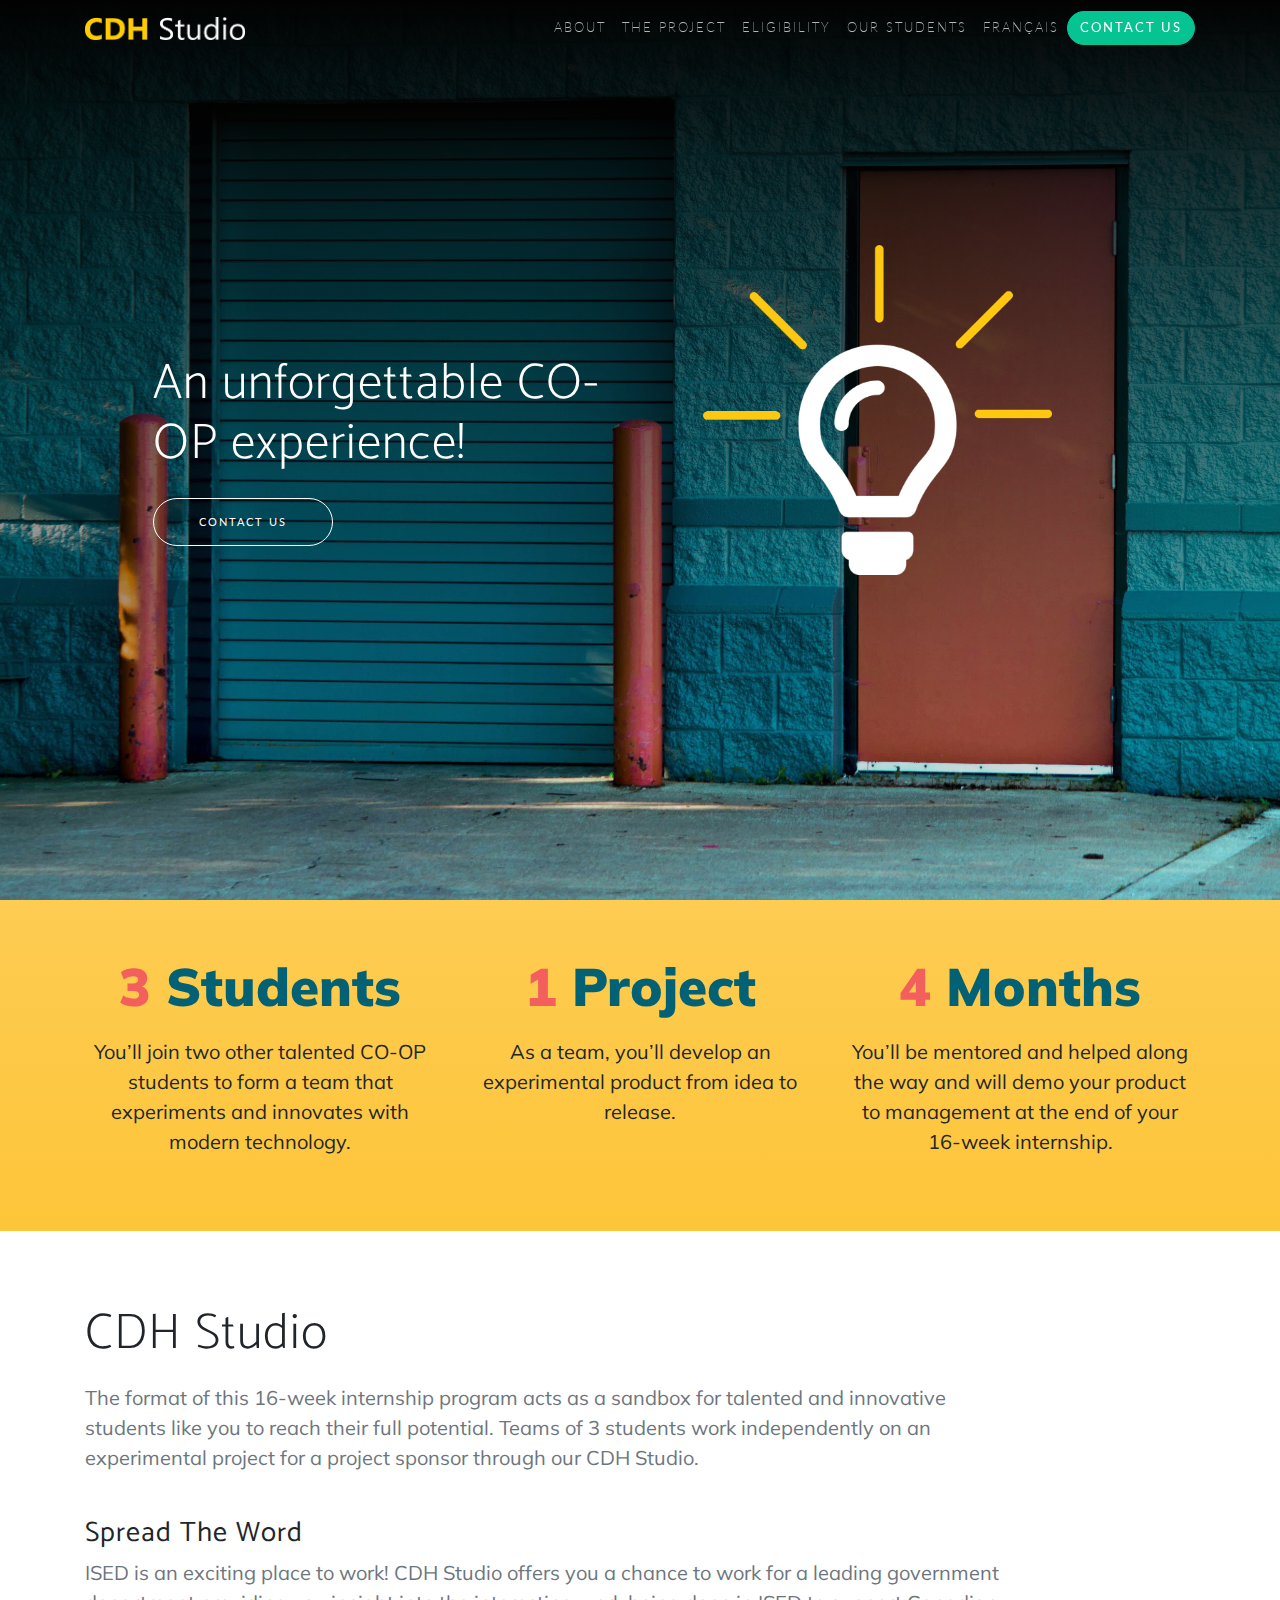
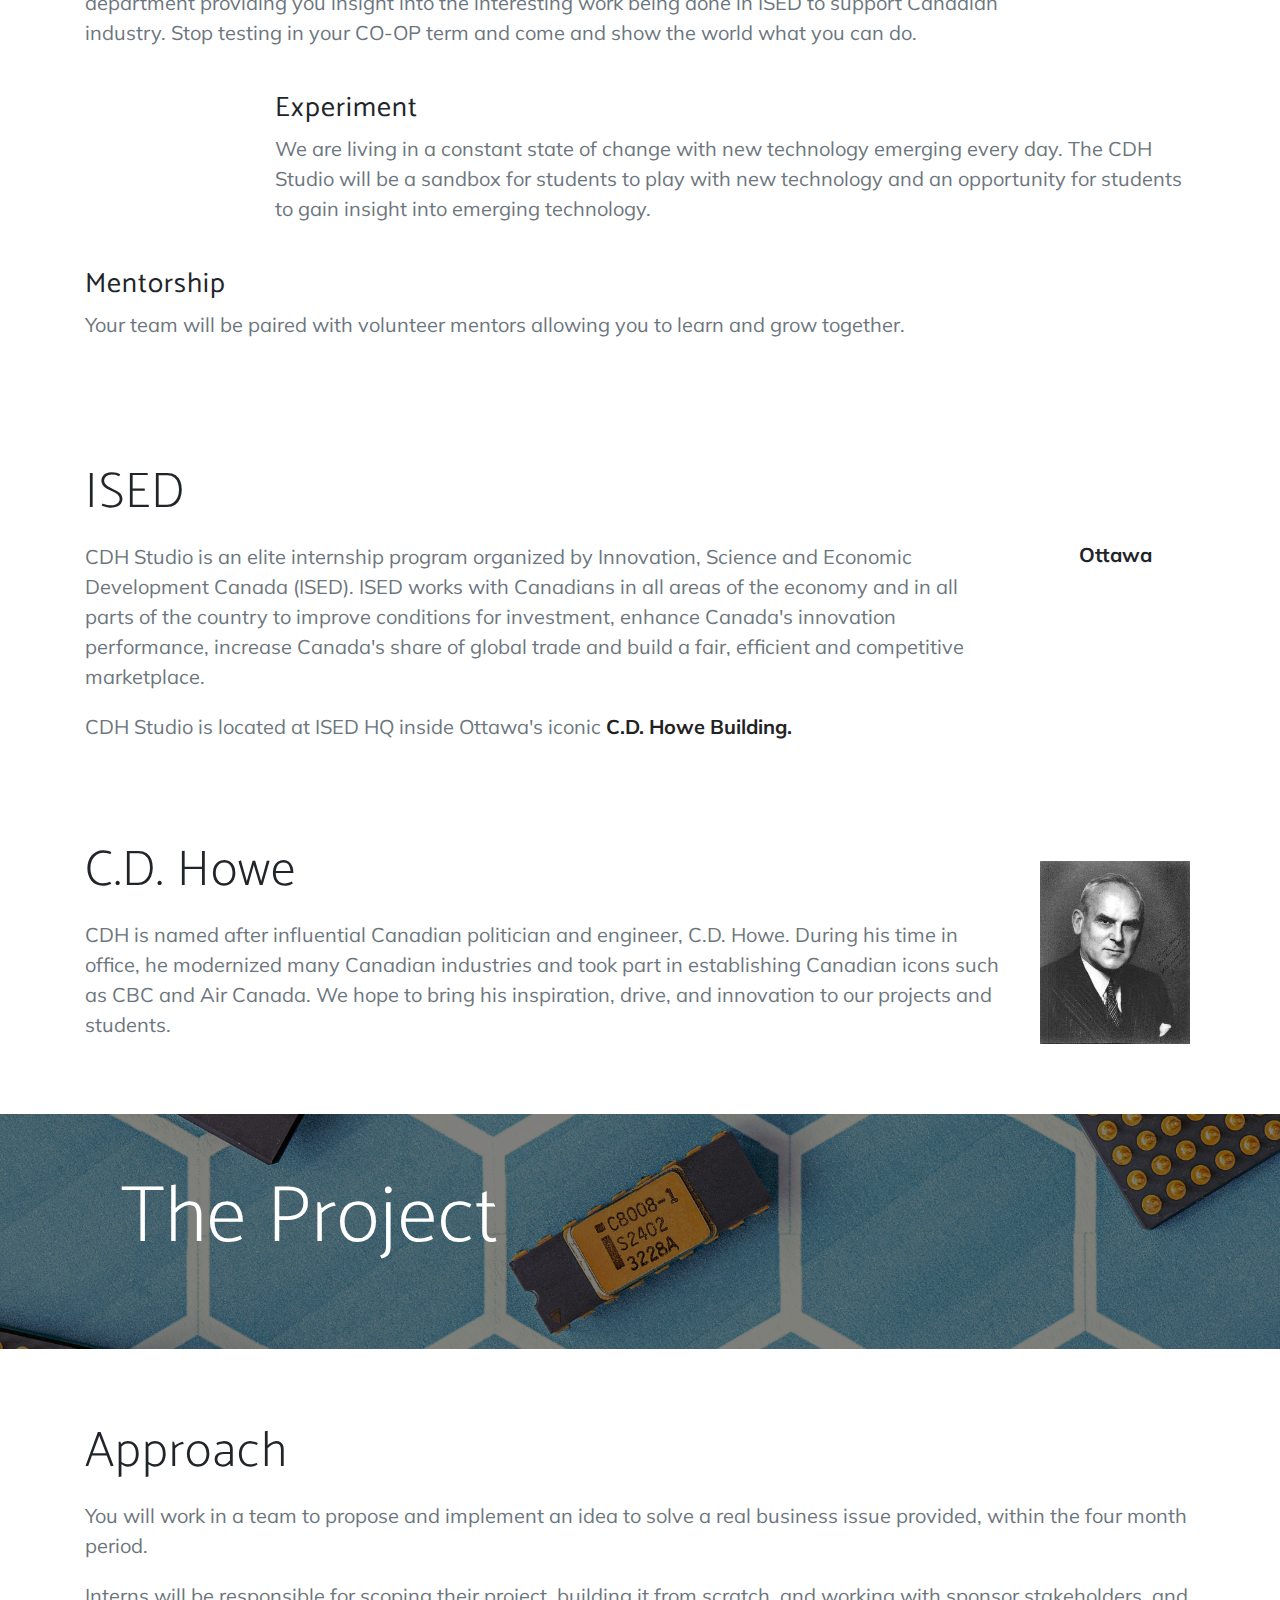
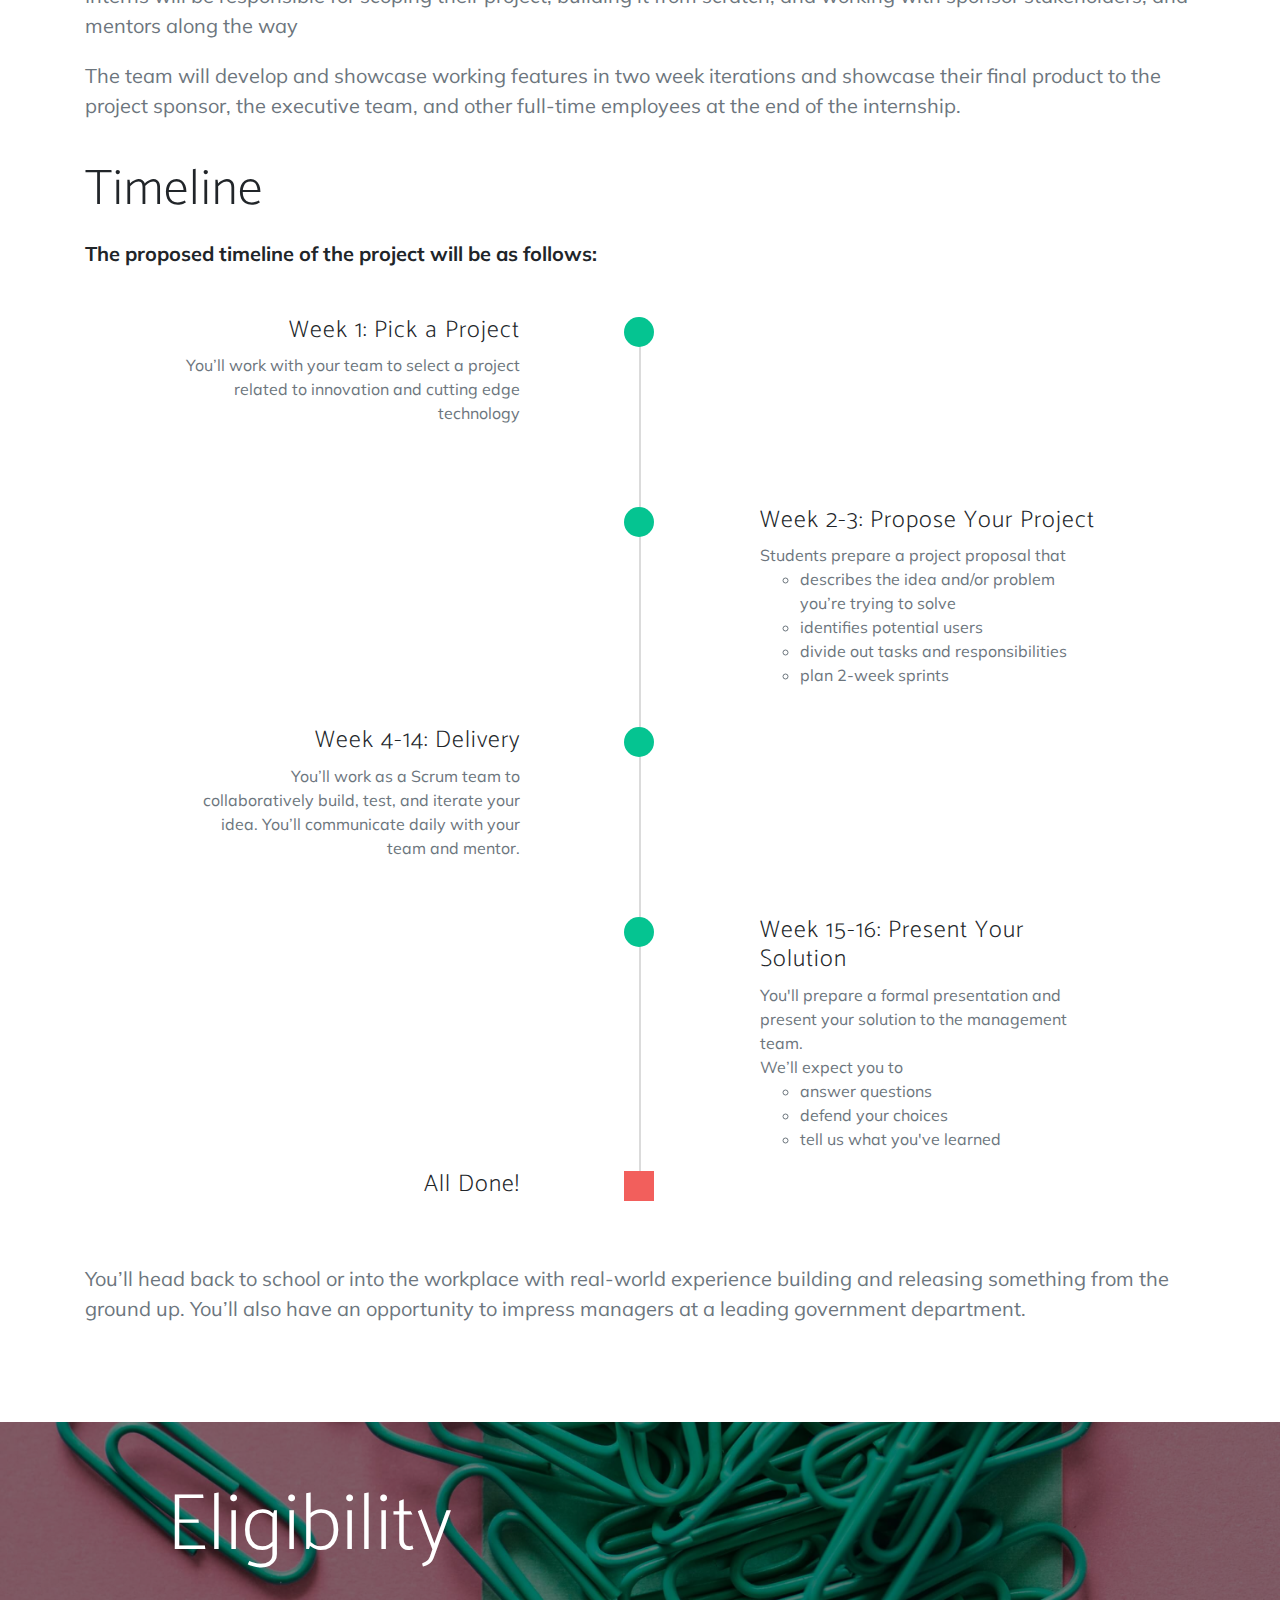
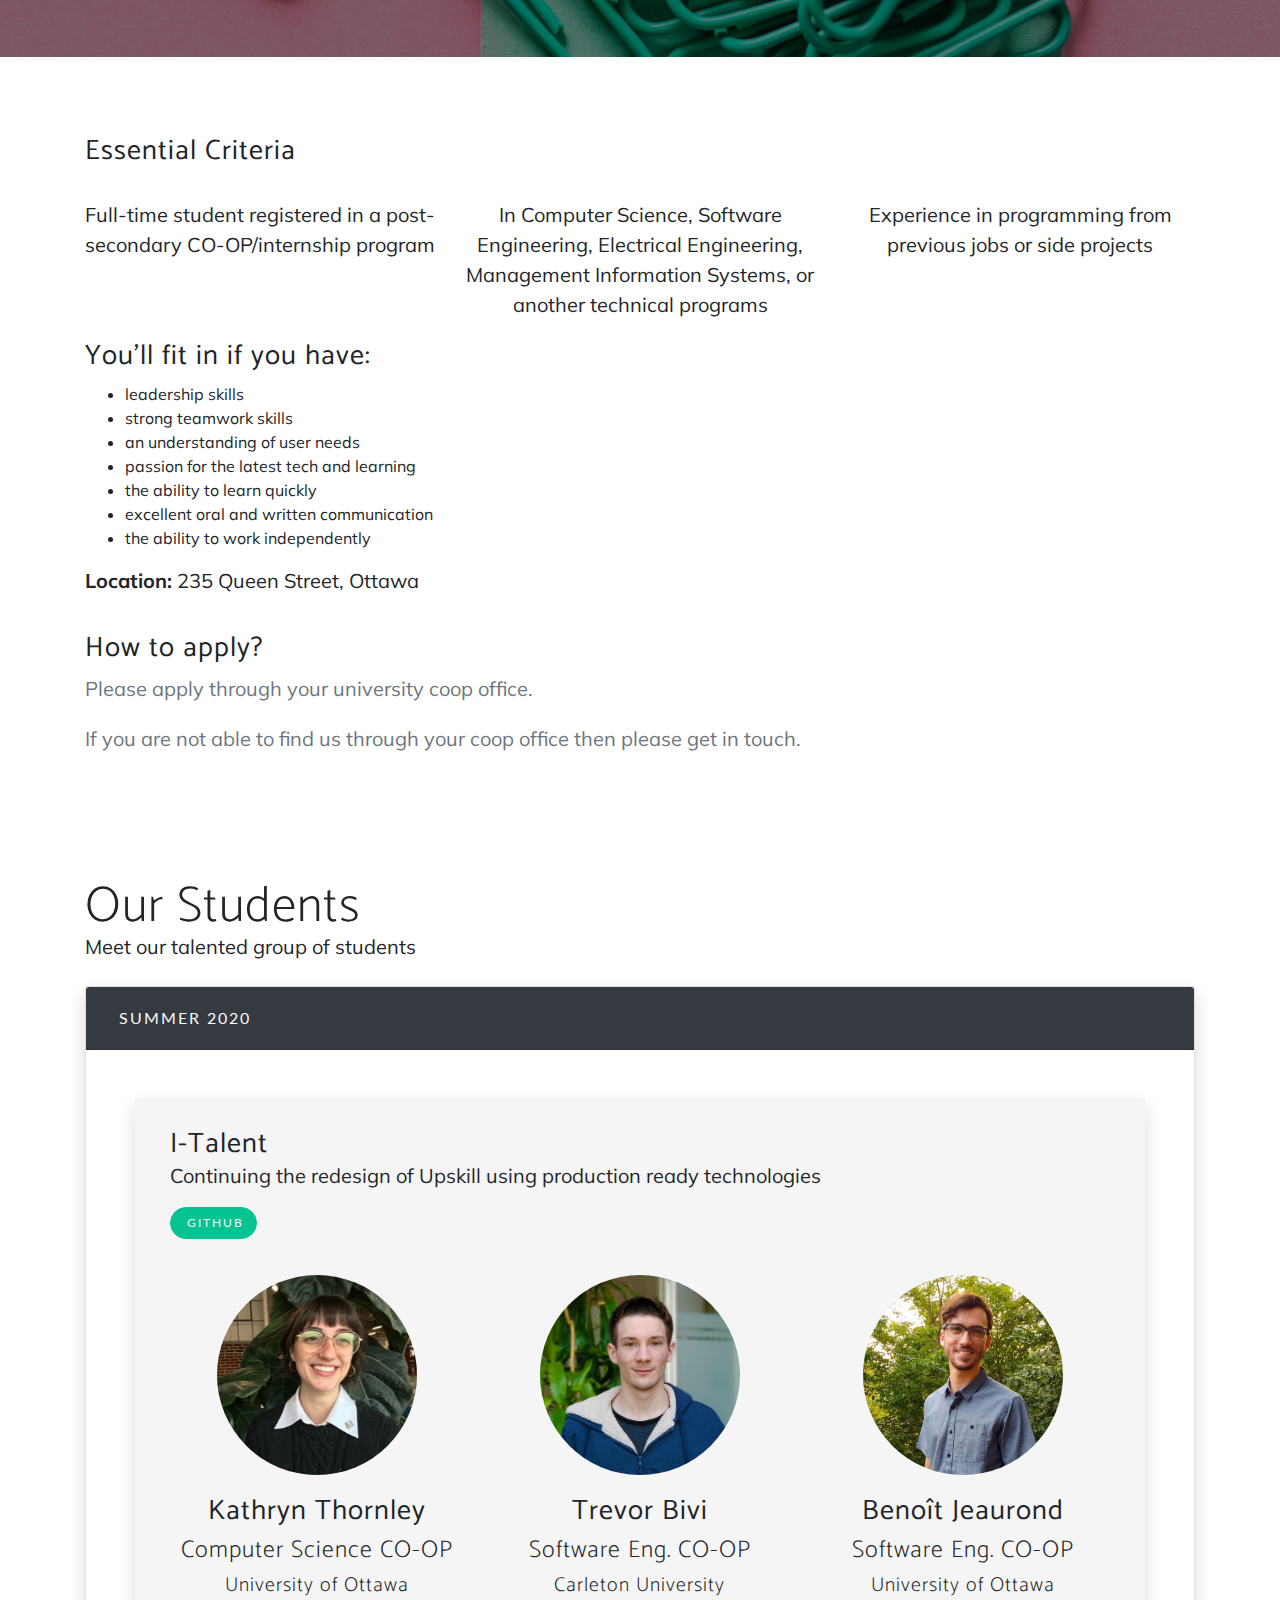
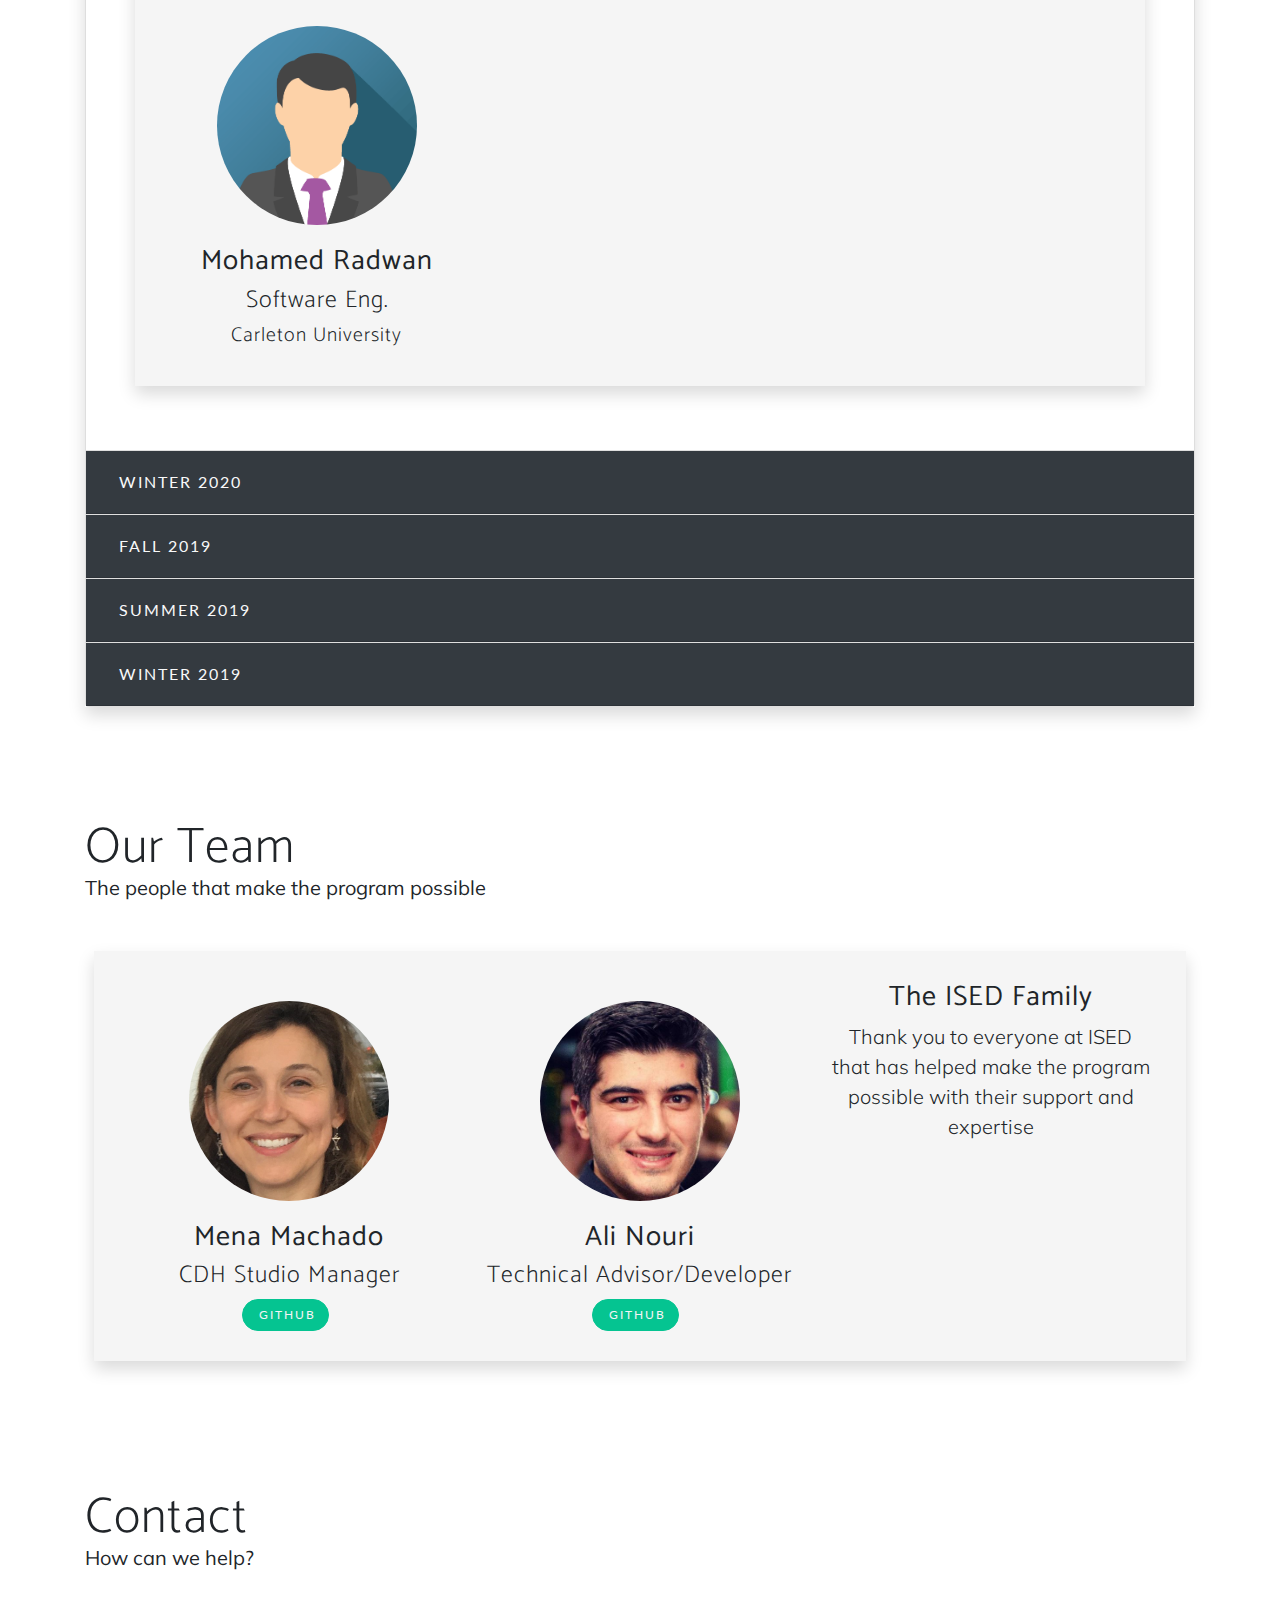
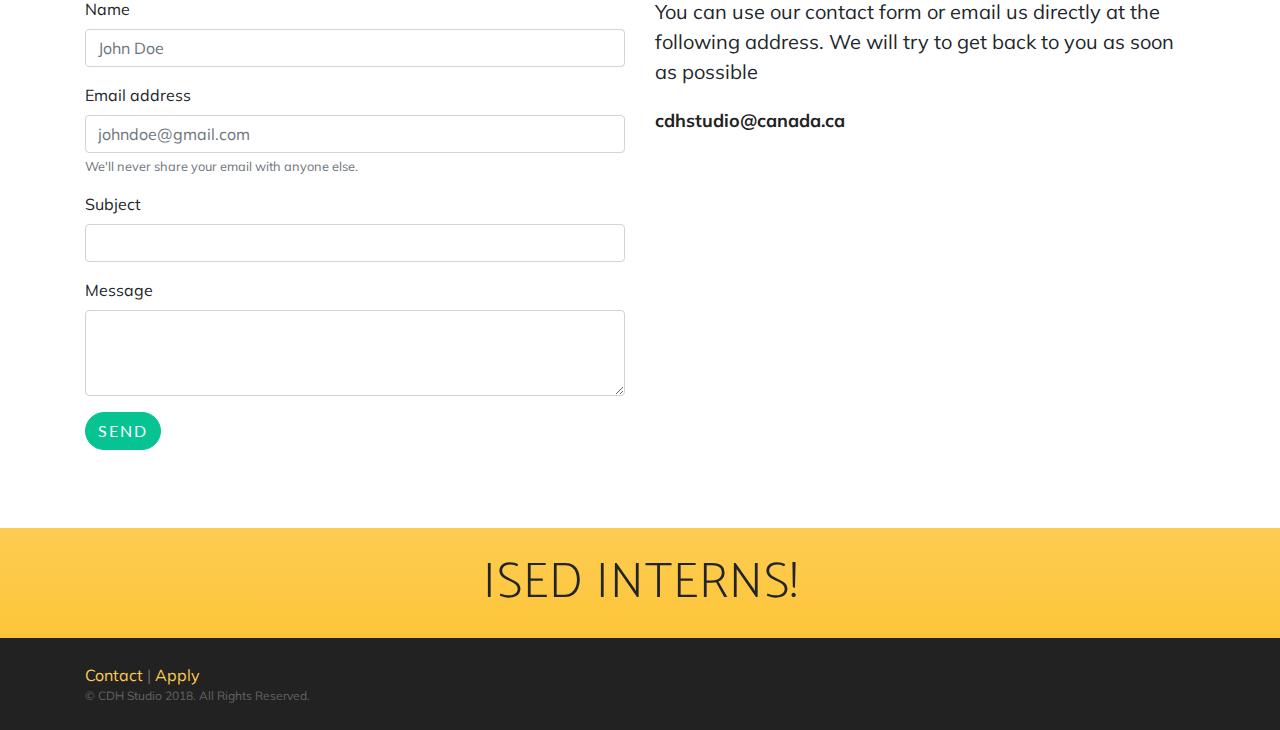
<file: index.html>
<!DOCTYPE html>
<html lang="en">

<head>
  <!-- Global site tag (gtag.js) - Google Analytics -->
  <script async src="https://www.googletagmanager.com/gtag/js?id=UA-125805393-1"></script>
  <script>
    window.dataLayer = window.dataLayer || [];
    function gtag() { dataLayer.push(arguments); }
    gtag('js', new Date());

    gtag('config', 'UA-125805393-1');
  </script>

  <meta http-equiv="X-UA-Compatible" content="IE=edge">
  <meta charset="utf-8">
  <meta name="viewport" content="width=device-width, initial-scale=1, shrink-to-fit=no">
  <meta name="keywords" content="CDH Studio,internship,Ottawa,ISED,coop,Garage">
  <meta name="description" content="CDH Studio Student Internship Program">
  <meta name="author" content="CDH Studio">

  <meta property="og:type" content="website" />
  <meta property="og:title" content="CDH Studio | Student Internship Program" />
  <meta property="og:description"
    content="CDH Studio brings in students for 4-month terms to rapidly develop applications using the latest web technologies. 
    The students propose and implement an idea to solve a real business issue. 
    Interns will be responsible for scoping their project, building it from scratch, and working with sponsor stakeholders." />
  <meta property="og:image" content="https://cdhstudio.ca/img/page-preview.png" />

  <title>CDH Studio</title>
  <!-- Bootstrap core CSS -->
  <link href="vendor/bootstrap/css/bootstrap.min.css" rel="stylesheet">

  <!-- Custom fonts for this template -->
  <link rel="stylesheet" href="https://use.fontawesome.com/releases/v5.13.0/css/all.css"
    integrity="sha384-Bfad6CLCknfcloXFOyFnlgtENryhrpZCe29RTifKEixXQZ38WheV+i/6YWSzkz3V" crossorigin="anonymous">
  <link rel="stylesheet" href="vendor/simple-line-icons/css/simple-line-icons.css">
  <link href="https://fonts.googleapis.com/css?family=Lato" rel="stylesheet">
  <link href="https://fonts.googleapis.com/css?family=Catamaran:100,200,300,400,500,600,700,800,900" rel="stylesheet">
  <link href="https://fonts.googleapis.com/css?family=Muli" rel="stylesheet">


  <!-- Custom styles for this template -->
  <link href="css/new-age.css" rel="stylesheet">
  <link href="css/style.css" rel="stylesheet">
  <link href="css/fa-animation.min.css" rel="stylesheet">

  <link rel="apple-touch-icon" sizes="57x57" href="apple-icon-57x57.png">
  <link rel="apple-touch-icon" sizes="60x60" href="apple-icon-60x60.png">
  <link rel="apple-touch-icon" sizes="72x72" href="apple-icon-72x72.png">
  <link rel="apple-touch-icon" sizes="76x76" href="apple-icon-76x76.png">
  <link rel="apple-touch-icon" sizes="114x114" href="apple-icon-114x114.png">
  <link rel="apple-touch-icon" sizes="120x120" href="apple-icon-120x120.png">
  <link rel="apple-touch-icon" sizes="144x144" href="apple-icon-144x144.png">
  <link rel="apple-touch-icon" sizes="152x152" href="apple-icon-152x152.png">
  <link rel="apple-touch-icon" sizes="180x180" href="apple-icon-180x180.png">
  <link rel="icon" type="image/png" sizes="192x192" href="android-icon-192x192.png">
  <link rel="icon" type="image/png" sizes="32x32" href="favicon-32x32.png">
  <link rel="icon" type="image/png" sizes="96x96" href="favicon-96x96.png">
  <link rel="icon" type="image/png" sizes="16x16" href="favicon-16x16.png">
  <link rel="manifest" href="/manifest.json">
  <meta name="msapplication-TileColor" content="#ffffff">
  <meta name="msapplication-TileImage" content="ms-icon-144x144.png">
  <meta name="theme-color" content="#ffffff">

</head>

<body id="page-top">

  <div class="fixed-top" data-toggle="affix">
    <!-- Navigation #2 -->
    <nav class="navbar navbar-expand-lg navbar-light" id="mainNav">
      <div class="container">
        <a class="navbar-brand js-scroll-trigger" href="#page-top"><img src="img/logo_text.png" style="width:160px"
            alt="cdh Studio logo"></a>
        <button class="navbar-toggler navbar-toggler-right" type="button" data-toggle="collapse"
          data-target="#navbarResponsive" aria-controls="navbarResponsive" aria-expanded="false"
          aria-label="Toggle navigation">
          Menu
          <i class="fa fa-bars"></i>
        </button>
        <div class="collapse navbar-collapse" id="navbarResponsive">
          <ul class="navbar-nav ml-auto">
            <li class="nav-item">
              <a class="nav-link js-scroll-trigger" href="#about">About</a>
            </li>
            <li class="nav-item">
              <a class="nav-link js-scroll-trigger" href="#project">The Project</a>
            </li>
            <li class="nav-item">
              <a class="nav-link js-scroll-trigger" href="#eligibility">Eligibility</a>
            </li>
            <li class="nav-item">
              <a class="nav-link js-scroll-trigger" href="#team">Our Students</a>
            </li>
            <li class="nav-item">
              <a class="nav-link js-scroll-trigger" href="fr.html">Français</a>
            </li>
          </ul>
          <a class="btn btn-success js-scroll-trigger" href="#contact">Contact Us</a>
        </div>
      </div>
    </nav>
  </div>
  <header class="masthead">
    <div class="container h-100">
      <div class="row h-100 Aligner">
        <div class="col-lg-6 Aligner-item">
          <div class="header-content mx-auto">
            <h1 class="mb-2">An unforgettable CO-OP experience!</h1>
            <!-- <h3>Apply Now For Fall 2019</h3> -->
            <a href="#contact" class="btn btn-outline btn-xl js-scroll-trigger mt-3">Contact Us</a>
          </div>
        </div>
        <div class="col-lg-5 my-auto d-none d-sm-none d-md-none d-lg-block">
          <div class="header-content mx-auto" style="margin-top:-80px">
            <img src="img/big-bulb.png" class="img-fluid" alt="CDH Studio big-bulb logo" style="max-width: 350px;">
          </div>
        </div>
      </div>
    </div>
  </header>

  <section class="download bg-primary text-center mb-5" id="about">
    <div class="container">
      <div class="row section text-center">
        <div class="col-lg-4 mb-4">
          <p class="letter"><span style="color:#F25F5C">3</span> Students</p> <br /><br />
          <p>You’ll join two other talented CO-OP students to form a team that experiments and innovates with modern
            technology.</p>
        </div>
        <div class="col-lg-4 mb-4">
          <p class="letter"><span style="color:#F25F5C">1</span> Project</p> <br /><br />
          <p>As a team, you’ll develop an experimental product from idea to release. </p>
        </div>
        <div class="col-lg-4 mb-4">
          <p class="letter"><span style="color:#F25F5C">4</span> Months</p> <br /><br />
          <p>You’ll be mentored and helped along the way and will demo your product to management at the end of your
            16-week internship.
          <p>
        </div>
      </div>
    </div>
  </section>

  <section class="features" id="features">
    <div class="container">
      <div class="row mb-4">
        <div class="col-md-10">
          <h2 class="mb-4">CDH Studio</h2>
          <p class="text-muted">The format of this 16-week internship program acts as a sandbox for talented and
            innovative students like you to reach their full potential. Teams of 3 students work independently on an
            experimental project for a project sponsor through our CDH Studio.</p>
        </div>
        <div class="col-md-2 Aligner d-none d-md-flex">
          <i class="fas fa-user-astronaut fa-6x Aligner-item" style="color:#F25F5C"></i>
        </div>
      </div>


      <div class="row mb-4">
        <div class="col-md-10 ">
          <h3><strong>Spread The Word</strong></h3>
          <p class="text-muted">ISED is an exciting place to work! CDH Studio offers you a chance to work for a leading
            government department providing you insight into the interesting work being done in ISED to support Canadian
            industry. Stop testing in your CO-OP term and come and show the world what you can do.</p>
        </div>

        <div class="col-md-2 Aligner">
          <i class="fas fa-bullhorn fa-5x Aligner-item" style="color:#05C491"></i>
        </div>
      </div>


      <div class="row mb-4">
        <div class="col-md-2 Aligner d-none d-md-flex">
          <i class="fas fa-flask fa-6x Aligner-item" style="color:#00A7E1"></i>
        </div>
        <div class="col-md-10">
          <h3><strong>Experiment</strong></h3>
          <p class="text-muted">We are living in a constant state of change with new technology emerging every day. The
            CDH Studio will be a sandbox for students to play with new technology and an opportunity for students to
            gain insight into emerging technology. </p>
        </div>
      </div>

      <div class="row mb-5">

        <div class="col-md-10">
          <h3><strong>Mentorship</strong></h3>
          <p class="text-muted">Your team will be paired with volunteer mentors allowing you to learn and grow together.
          </p>
        </div>
        <div class="col-md-2 Aligner">
          <i class="fas fa-hands-helping fa-6x Aligner-item" style="color:#6A4C93"></i>
        </div>
      </div>
    </div>
  </section>

  <section class="features" id="features">
    <div class="container">
      <div class="row mb-4">
        <div class="col-md-10">
          <h2 class="mb-4">ISED</h2>
          <p class="text-muted">CDH Studio is an elite internship program organized by Innovation, Science and Economic
            Development Canada (ISED). ISED works with Canadians in all areas of the economy and in all parts of the
            country to improve conditions for investment, enhance Canada's innovation performance, increase Canada's
            share of global trade and build a fair, efficient and competitive marketplace.</p>
          <p class="text-muted">CDH Studio is located at ISED HQ inside Ottawa's iconic <a
              style="color:#222; font-weight: bold"
              href="https://www.google.ca/maps/place/235+Queen+St,+Ottawa,+ON+K1A+0H5/@45.4187103,-75.7023288,102a,35y,354.95h,66.74t/data=!3m1!1e3!4m5!3m4!1s0x4cce045448321bb7:0xc05657e5b2768561!8m2!3d45.4204168!4d-75.7018016"
              target="_blank" rel="noopener noreferrer">C.D. Howe Building.</a></p>
        </div>
        <div class="col-md-2 text-center d-none d-md-block">
          <br />
          <br />
          <p class="fas fa-map-marker-alt fa-6x faa-bounce animated mt-4" style="color:#F25F5C;"></p>
          <p><strong>Ottawa</strong></p>
        </div>
      </div>
    </div>
  </section>

  <section class="features" id="features">
    <div class="container">
      <div class="row mb-4">
        <div class="col-md-10">
          <h2 class="mb-4">C.D. Howe</h2>
          <p class="text-muted">CDH is named after influential Canadian politician and engineer, C.D. Howe. During his
            time in office, he modernized many Canadian industries and took part in establishing Canadian icons such as
            CBC and Air Canada. We hope to bring his inspiration, drive, and innovation to our projects and students.
        </div>
        <div class="col-md-2 text-center Aligner">
          <img src="img/C.D._Howe,_wartime.jpg" alt="C.D. Howe" style="max-width:150px" class="Aligner-item">
        </div>
      </div>
    </div>
  </section>

  <section class="cta tex-center mb-5 vision-header">
    <div class="cta-content">
      <div class="container">
        <h2>The Project</h2>
      </div>
    </div>
    <div class="overlay"></div>
  </section>

  <section class="features" id="project">
    <div class="container">
      <div class="row">
        <div class="col-lg-12 mb-4">
          <h2 class="mb-4">Approach</h2>
          <p class="text-muted">You will work in a team to propose and implement an idea to solve a real business issue
            provided, within the four month period.</p>
          <p class="text-muted">Interns will be responsible for scoping their project, building it from scratch, and
            working with sponsor stakeholders, and mentors along the way</p>
          <p class="text-muted">The team will develop and showcase working features in two week iterations and showcase
            their final product to the project sponsor, the executive team, and other full-time employees at the end of
            the internship.</p>
        </div>
        <div class="col-lg-12">
          <h2 class="mb-4">Timeline</h2>
          <p class="mb-5"><b>The proposed timeline of the project will be as follows:</b></p>
          <ul class="timeline">
            <li>
              <div class="timeline-image">
                <div class="rounded-circle"></div>
              </div>
              <div class="timeline-panel">
                <div class="timeline-heading">
                  <h4 class="subheading">Week 1: Pick a Project</h4>
                </div>
                <div class="timeline-body">
                  <p class="text-muted">You’ll work with your team to select a project related to innovation and cutting
                    edge technology</p>
                </div>
              </div>
            </li>
            <li class="timeline-inverted">
              <div class="timeline-image">
                <div class="rounded-circle "></div>
              </div>
              <div class="timeline-panel">
                <div class="timeline-heading">
                  <h4 class="subheading">Week 2-3: Propose Your Project</h4>
                </div>
                <div class="timeline-body">
                  <p class="text-muted">Students prepare a project proposal that</p>
                  <ul class="text-muted">
                    <li>describes the idea and/or problem you’re trying to solve</li>
                    <li>identifies potential users</li>
                    <li>divide out tasks and responsibilities</li>
                    <li>plan 2-week sprints</li>
                  </ul>
                </div>
              </div>
            </li>
            <li>
              <div class="timeline-image">
                <div class="rounded-circle "></div>
              </div>
              <div class="timeline-panel">
                <div class="timeline-heading">
                  <h4 class="subheading">Week 4-14: Delivery</h4>
                </div>
                <div class="timeline-body">
                  <p class="text-muted">You’ll work as a Scrum team to collaboratively build, test, and iterate your
                    idea. You’ll communicate daily with your team and mentor.</p>
                </div>
              </div>
            </li>
            <li class="timeline-inverted timeline-last">
              <div class="timeline-image">
                <div class="rounded-circle"></div>
              </div>
              <div class="timeline-panel">
                <div class="timeline-heading">
                  <h4 class="subheading">Week 15-16: Present Your Solution</h4>
                </div>
                <div class="timeline-body">
                  <p class="text-muted">You'll prepare a formal presentation and present your solution to the management
                    team.</p>
                  <p class="text-muted">We’ll expect you to</p>
                  <ul class="text-muted">
                    <li>answer questions</li>
                    <li>defend your choices</li>
                    <li>tell us what you've learned</li>
                  </ul>
                </div>
              </div>
            </li>
            <li class="timeline-last">
              <div class="timeline-image timeline-image-end">
              </div>
              <div class="timeline-panel">
                <div class="timeline-heading">
                  <h4 class="subheading" style="margin-bottom:0px">All Done!</h4>
                </div>
              </div>
            </li>
          </ul>
          <br />
          <br />
          <p class="text-muted">You’ll head back to school or into the workplace with real-world experience building and
            releasing something from the ground up. You’ll also have an opportunity to impress managers at a leading
            government department.</p>
        </div>
      </div>
    </div>
  </section>

  <section class="cta tex-center mb-5 mt-5 budget-header" id="eligibility">
    <div class="cta-content">
      <div class="container">
        <h2>Eligibility</h2>
      </div>
    </div>
    <div class="overlay"></div>
  </section>

  <section class="features mb-5" id="requirements">
    <div class="container">
      <div class="row">
        <div class="col-md-12">
          <h3><strong>Essential Criteria</strong></h3>
          <br />
        </div>
        <div class="col-md-4 text-center">
          <i class="far fa-check-circle fa-4x mb-2"></i>
          <p>Full-time student registered in a post-secondary CO-OP/internship program</p>
        </div>
        <div class="col-md-4 text-center">
          <i class="far fa-check-circle fa-4x mb-2"></i>
          <p>In Computer Science, Software Engineering, Electrical Engineering, Management Information Systems, or
            another technical programs</p>
        </div>
        <div class="col-md-4 text-center">
          <i class="far fa-check-circle fa-4x mb-2"></i>
          <p>Experience in programming from previous jobs or side projects</p>
        </div>
      </div>
      <div class="row mb-3">
        <div class="col-md-12">
          <h3><strong>You’ll fit in if you have:</strong></h3>
          <ul>
            <li>leadership skills</li>
            <li>strong teamwork skills</li>
            <li>an understanding of user needs</li>
            <li>passion for the latest tech and learning</li>
            <li>the ability to learn quickly</li>
            <li>excellent oral and written communication</li>
            <li>the ability to work independently</li>
          </ul>

          <p><strong>Location:</strong> 235 Queen Street, Ottawa</p>
        </div>
      </div>
      <div class="row">
        <div class="col-md-12">
          <h3><strong>How to apply?</strong></h3>
          <p class="text-muted">Please apply through your university coop office.</p>
          <p class="text-muted">If you are not able to find us through your coop office then please get in touch.</p>
        </div>

      </div>
    </div>
  </section>

  <!-- ================================= Students ================================= -->
  <section class="features mb-5" id="team">
    <div class="container">
      <div class="row">
        <div class="col-lg-12 mb-2">
          <h2 class="mb-0">Our Students</h2>
          <p class=" mb-3">Meet our talented group of students</p>
        </div>
      </div>

      <div class="row">
        <div class="col-lg-12 mb-2">
          <div class="accordion shadow" id="accordionExample">

            <!-- EXPAND FOR SUMMER 2020 -->
            <div class="card">
              <div class="card-header bg-dark" id="headingFive">
                <h5 class="mb-0">
                  <button class="btn btn-link collapsed text-light" type="button" data-toggle="collapse"
                    data-target="#collapseFive" aria-expanded="true" aria-controls="collapseFive">
                    Summer 2020
                  </button>
                </h5>
              </div>
              <div id="collapseFive" class="collapse show pr-3 pl-3" aria-labelledby="headingFive"
                data-parent="#accordionExample">
                <div class="card-body p-5">
                  <!-- Team #1 -->
                  <div class="row mb-3 student-team shadow">
                    <div class="col-lg-12 mb-3">
                      <h3 class="mb-0"><b>I-Talent</b></h3>
                      <p class=" mb-3">Continuing the redesign of Upskill using production ready technologies</p>
                      <a class="btn btn-success mr-2" href="https://github.com/CDH-Studio/UpSkill" target="_blank"
                        rel="noopener noreferrer"><i class="fas fa-globe mr-1"></i>Github</a>
                    </div>
                    <div class="col-lg-4 text-center">
                      <img src="img/students/2020W/kathryn.jpg" alt="Kathryn Thornley" class="avatar">
                      <h3><strong>Kathryn Thornley</strong></h3>
                      <h4>Computer Science CO-OP</h4>
                      <h5>University of Ottawa</h5>
                    </div>
                    <div class="col-lg-4 text-center">
                      <img src="img/students/2019F/Trevor.jpg" alt="Trevor Bivi" class="avatar">
                      <h3><strong>Trevor Bivi</strong></h3>
                      <h4>Software Eng. CO-OP</h4>
                      <h5>Carleton University</h5>
                    </div>
                    <div class="col-lg-4 text-center">
                      <img src="img/students/2019W/Ben.jpg" alt="Benoît Jeaurond" class="avatar">
                      <h3><strong>Benoît Jeaurond</strong></h3>
                      <h4>Software Eng. CO-OP</h4>
                      <h5>University of Ottawa</h5>
                    </div>
                    <div class="col-lg-4 text-center">
                      <img src="img/img_avatar.png" alt="Mohamed Radwan" class="avatar">
                      <h3><strong>Mohamed Radwan</strong></h3>
                      <h4>Software Eng.</h4>
                      <h5>Carleton University</h5>
                    </div>
                  </div>
                </div>
              </div>
            </div>

            <!-- EXPAND FOR Winter 2020 -->
            <div class="card">
              <div class="card-header bg-dark" id="headingFour">
                <h5 class="mb-0">
                  <button class="btn btn-link collapsed text-light" type="button" data-toggle="collapse"
                    data-target="#collapseFour" aria-expanded="false" aria-controls="collapseFour">
                    Winter 2020
                  </button>
                </h5>
              </div>
              <div id="collapseFour" class="collapse pr-3 pl-3" aria-labelledby="headingFour"
                data-parent="#accordionExample">
                <div class="card-body p-5">
                  <!-- Team #1 -->
                  <div class="row mb-3 student-team shadow">
                    <div class="col-lg-12 mb-3">
                      <h3 class="mb-0"><b>I-Talent</b></h3>
                      <p class=" mb-3">A redesign of Upskill using production ready technologies</p>
                      <a class="btn btn-success mr-2" href="https://github.com/CDH-Studio/UpSkill" target="_blank"
                        rel="noopener noreferrer"><i class="fas fa-globe mr-1"></i>Github</a>
                    </div>
                    <div class="col-lg-4 text-center">
                      <img src="img/students/2020W/kathryn.jpg" alt="Kathryn Thornley" class="avatar">
                      <h3><strong>Kathryn Thornley</strong></h3>
                      <h4>Computer Science CO-OP</h4>
                      <h5>University of Ottawa</h5>
                    </div>
                    <div class="col-lg-4 text-center">
                      <img src="img/img_avatar.png" alt="Rizvi Rab" class="avatar">
                      <h3><strong>Sukhu Sekhon</strong></h3>
                      <h4>Computer Science CO-OP</h4>
                      <h5>University of Ottawa</h5>
                    </div>
                    <div class="col-lg-4 text-center">

                    </div>
                  </div>
                </div>
              </div>
            </div>

            <!-- EXPAND FOR FALL 2019 -->
            <div class="card">
              <div class="card-header bg-dark" id="headingThree">
                <h5 class="mb-0">
                  <button class="btn btn-link collapsed text-light" type="button" data-toggle="collapse"
                    data-target="#collapseThree" aria-expanded="false" aria-controls="collapseThree">
                    Fall 2019
                  </button>
                </h5>
              </div>
              <div id="collapseThree" class="collapse pr-3 pl-3" aria-labelledby="headingThree"
                data-parent="#accordionExample">
                <div class="card-body p-5">
                  <!-- Team #1 -->
                  <div class="row mb-5 student-team shadow">
                    <div class="col-lg-12 mb-3">
                      <h3 class="mb-0"><b>UpSkill</b></h3>
                      <p class=" mb-3">An improved directory and employee search tool</p>
                      <a class="btn btn-success mr-2" href="https://cdh-studio.github.io/UpSkill/" target="_blank"
                        rel="noopener noreferrer"><i class="fas fa-globe mr-1"></i>Project Website</a>
                    </div>
                    <div class="col-lg-4 text-center">
                      <img src="img/students/2019F/Mamadou.jpg" alt="Mamadou Bah" class="avatar">
                      <h3><strong>Mamadou Bah</strong></h3>
                      <h4>Computer Eng. CO-OP</h4>
                      <h5>University of Ottawa</h5>
                    </div>
                    <div class="col-lg-4 text-center">
                      <img src="img/students/2019F/Rizvi.jpg" alt="Rizvi Rab" class="avatar">
                      <h3><strong>Rizvi Rab</strong></h3>
                      <h4>Software Eng. CO-OP</h4>
                      <h5>University of Ottawa</h5>
                    </div>
                    <div class="col-lg-4 text-center">
                      <img src="img/students/2019F/Trevor.jpg" alt="Trevor Bivi" class="avatar">
                      <h3><strong>Trevor Bivi</strong></h3>
                      <h4>Software Eng. CO-OP</h4>
                      <h5>Carleton University</h5>
                    </div>
                  </div>
                  <!-- Team #2 -->
                  <div class="row student-team shadow">
                    <div class="col-lg-12 mb-3">
                      <h3 class="mb-0"><b>TC-Central</b></h3>
                      <p class=" mb-3">Centralized platform to create and track work plans</p>
                      <a class="btn btn-success mr-2" href="https://cdh-studio.github.io/TC-Central/" target="_blank"
                        rel="noopener noreferrer"><i class="fas fa-globe mr-1"></i>Project Website</a>
                    </div>
                    <div class="col-lg-4 text-center">
                      <img src="img/students/2019F/Vincent.jpg" alt="Vincent Madore Charron" class="avatar">
                      <h3><strong>Vincent Madore Charron</strong></h3>
                      <h4>Software Eng. CO-OP</h4>
                      <h5>University of Ottawa</h5>
                    </div>
                    <div class="col-lg-4 text-center">
                      <img src="img/students/2019F/Ray.jpg" alt="Ray Moulton" class="avatar">
                      <h3><strong>Ray Moulton</strong></h3>
                      <h4>Computer Programmer CO-OP</h4>
                      <h5>Algonquin College</h5>
                    </div>
                    <div class="col-lg-4 text-center">
                      <img src="img/students/2019F/Diedrick.jpg" alt="Diedrick Ngendahayo" class="avatar">
                      <h3><strong>Diedrick Ngendahayo</strong></h3>
                      <h4>Software Eng. CO-OP</h4>
                      <h5>University of Ottawa</h5>
                    </div>
                  </div>
                </div>
              </div>
            </div>

            <!-- EXPAND FOR SUMMER 2019 -->
            <div class="card">
              <div class="card-header bg-dark" id="headingOne">
                <h5 class="mb-0">
                  <button class="btn btn-link text-light" type="button" data-toggle="collapse"
                    data-target="#collapseOne" aria-expanded="false" aria-controls="collapseOne">
                    Summer 2019
                  </button>
                </h5>
              </div>
              <div id="collapseOne" class="collapse pr-3 pl-3" aria-labelledby="headingOne"
                data-parent="#accordionExample">
                <div class="card-body p-5">
                  <!-- Team #1 -->
                  <div class="row mb-5 student-team shadow">
                    <div class="col-lg-12 mb-3">
                      <h3 class="mb-0"><b>Skillhub</b></h3>
                      <p class=" mb-3">Employee Skills Discovery Platform</p>
                      <a class="btn btn-success mr-2" href="https://liannus.github.io/Skillhub/" target="_blank"
                        rel="noopener noreferrer"><i class="fas fa-globe mr-1"></i>Project Website</a>
                    </div>
                    <div class="col-lg-4 text-center">
                      <img src="img/students/2019S/Devin.jpg" alt="Devin Sit" class="avatar">
                      <h3><strong>Devin Sit</strong></h3>
                      <h4>Software Eng. CO-OP</h4>
                      <h5>University of Ottawa</h5>
                    </div>
                    <div class="col-lg-4 text-center">
                      <img src="img/students/2019S/Josh.jpg" alt="Joshua Gorman" class="avatar">
                      <h3><strong>Joshua Gorman</strong></h3>
                      <h4>Computer Science CO-OP</h4>
                      <h5>Carleton University</h5>
                    </div>
                    <div class="col-lg-4 text-center">
                      <img src="img/students/2019S/Bhala.jpg" alt="Bhalachandra Malghan" class="avatar">
                      <h3><strong>Bhalachandra Malghan</strong></h3>
                      <h4>Computer Eng. CO-OP</h4>
                      <h5>University of Ottawa</h5>
                    </div>
                  </div>
                  <!-- Team #2 -->
                  <div class="row student-team shadow">
                    <div class="col-lg-12 mb-3">
                      <h3 class="mb-0"><b>ScreenDoor</b></h3>
                      <p class=" mb-3">AI Assistant Recruitment Tool</p>
                      <a class="btn btn-success mr-2" href="https://namansethi.github.io/screendoor-demo/"
                        target="_blank" rel="noopener noreferrer"><i class="fas fa-globe mr-1"></i>Project Website</a>
                    </div>
                    <div class="col-lg-4 text-center">
                      <img src="img/students/2019S/Sam.jpg" alt="Sam Heaton" class="avatar">
                      <h3><strong>Sam Heaton</strong></h3>
                      <h4>Computer Prog. CO-OP</h4>
                      <h5>Algonquin College</h5>
                    </div>
                    <div class="col-lg-4 text-center">
                      <img src="img/students/2019S/Jared.jpg" alt="Jared Ridyard" class="avatar">
                      <h3><strong>Jared Ridyard</strong></h3>
                      <h4>Computer Science CO-OP</h4>
                      <h5>Carleton University</h5>
                    </div>
                    <div class="col-lg-4 text-center">
                      <img src="img/students/2019S/Naman.jpg" alt="Naman Sethi" class="avatar">
                      <h3><strong>Naman Sethi</strong></h3>
                      <h4>Software Eng. CO-OP</h4>
                      <h5>Carleton University</h5>
                    </div>
                  </div>
                </div>
              </div>
            </div>

            <!-- EXPAND FOR WINTER 2019-->
            <div class="card">
              <div class="card-header bg-dark" id="headingTwo">
                <h5 class="mb-0">
                  <button class="btn btn-link collapsed text-light" type="button" data-toggle="collapse"
                    data-target="#collapseTwo" aria-expanded="false" aria-controls="collapseTwo">
                    Winter 2019
                  </button>
                </h5>
              </div>
              <div id="collapseTwo" class="collapse pr-3 pl-3" aria-labelledby="headingTwo"
                data-parent="#accordionExample">
                <div class="card-body p-5">
                  <!-- Team #1 -->
                  <div class="row mb-5 student-team shadow">
                    <div class="col-lg-12 mb-3">
                      <h3 class="mb-0"><b>Kalend</b></h3>
                      <p class=" mb-3">AI-Powered Student Calendar Planner</p>
                      <a class="btn btn-success mr-2" href="https://cdh-studio.github.io/Kalend-Demo-Website/"
                        target="_blank" rel="noopener noreferrer"><i class="fas fa-globe mr-1"></i>Project Website</a>
                    </div>
                    <div class="col-lg-4 text-center">
                      <img src="img/students/2019W/Marie-eve.jpg" alt="Marie-Ève Legault" class="avatar">
                      <h3><strong>Marie-Ève Legault</strong></h3>
                      <h4>Software Eng. CO-OP</h4>
                      <h5>University of Ottawa</h5>
                    </div>
                    <div class="col-lg-4 text-center">
                      <img src="img/students/2019W/Ben.jpg" alt="Benoît Jeaurond" class="avatar">
                      <h3><strong>Benoît Jeaurond</strong></h3>
                      <h4>Software Eng. CO-OP</h4>
                      <h5>University of Ottawa</h5>
                    </div>
                    <div class="col-lg-4 text-center">
                      <img src="img/students/2019W/Fahad.jpg" alt="Fahad Hayat" class="avatar">
                      <h3><strong>Fahad Hayat</strong></h3>
                      <h4>Computer Science CO-OP</h4>
                      <h5>Carleton University</h5>
                    </div>
                  </div>
                  <!-- Team #2 -->
                  <div class="row student-team shadow">
                    <div class="col-lg-12 mb-3">
                      <h3 class="mb-0"><b>Jasper</b></h3>
                      <p class=" mb-3">Meeting Room Booking system</p>
                      <a class="btn btn-success mr-2" href="https://cdh-studio.github.io/Jarvis-Demo-Website/"
                        target="_blank" rel="noopener noreferrer"><i class="fas fa-globe mr-1"></i>Project Website</a>
                    </div>
                    <div class="col-lg-4 text-center">
                      <img src="img/students/2019W/Majd.jpg" alt="Majd Khodr" class="avatar">
                      <h3><strong>Majd Khodr</strong></h3>
                      <h4>Software Eng. CO-OP</h4>
                      <h5>University of Ottawa</h5>
                    </div>
                    <div class="col-lg-4 text-center">
                      <img src="img/students/2019W/Peter.jpg" alt="Peter Lam" class="avatar">
                      <h3><strong>Peter Lam</strong></h3>
                      <h4>Computer Science CO-OP</h4>
                      <h5>University of Ottawa</h5>
                    </div>
                    <div class="col-lg-4 text-center">
                      <img src="img/students/2019W/Li.jpg" alt="Yunwei Li" class="avatar">
                      <h3><strong>Yunwei Li</strong></h3>
                      <h4>Software Eng. CO-OP</h4>
                      <h5>Carleton University</h5>
                    </div>
                  </div>
                </div>
              </div>
            </div>
          </div>
        </div>
      </div>
    </div>
  </section>

  <!-- ================================= Team ================================= -->
  <section class="features mb-5" id="team">
    <div class="container">
      <div class="row">
        <div class="col-lg-12 mb-2">
          <h2 class="mb-0">Our Team</h2>
          <p class=" mb-3">The people that make the program possible</p>
        </div>
        <div class="col-lg-12">
          <div class="card-body p-4">
            <!-- Team #1 -->
            <div class="row student-team shadow">
              <div class="col-lg-4 text-center">
                <img src="img/team/mena-machado.jpg" alt="Marie-Ève Legault" class="avatar">
                <h3><strong>Mena Machado</strong></h3>
                <h4>CDH Studio Manager</h4>
                <a class="btn btn-success mr-2" href="https://github.com/MenaMachado" target="_blank"
                  rel="noopener noreferrer"><i class="fab fa-github mr-1"></i>Github</a>
              </div>
              <div class="col-lg-4 text-center">
                <img src="img/team/ali-nouri.jpg" alt="Benoît Jeaurond" class="avatar">
                <h3><strong>Ali Nouri</strong></h3>
                <h4>Technical Advisor/Developer</h4>
                <a class="btn btn-success mr-2" href="https://github.com/dynamic11" target="_blank"
                  rel="noopener noreferrer"><i class="fab fa-github mr-1"></i>Github</a>
              </div>
              <div class="col-lg-4 text-center">
                <i class="fab fa-canadian-maple-leaf fa-10x" style="margin:45px 0 37px 0; color:#636970;"></i>
                <h3><strong>The ISED Family</strong></h3>
                <p class="lead p-0">Thank you to everyone at ISED that has helped make the program possible with their
                  support and expertise</p>
              </div>
            </div>
          </div>
        </div>
      </div>
    </div>
  </section>

  <!-- ================================= Contact ================================= -->
  <section class="features mb-5" id="contact">
    <div class="container">
      <div class="row">
        <div class="col-lg-12 mb-2">
          <h2 class="mb-0">Contact</h2>
          <p class=" mb-3">How can we help?</p>
        </div>
        <div class="col-lg-6">
          <form class="needs-validation" action="https://formspree.io/cdhstudio@canada.ca" method="POST" novalidate>
            <div class="form-group">
              <label for="exampleInputEmail1">Name</label>
              <input type="text" name="name" class="form-control" placeholder="John Doe" required>
              <div class="invalid-feedback">
                Please provide a name.
              </div>
            </div>
            <div class="form-group">
              <label for="exampleInputEmail1">Email address</label>
              <input type="email" name="_replyto" class="form-control" aria-describedby="emailHelp"
                placeholder="johndoe@gmail.com" required>
              <small id="emailHelp" class="form-text text-muted">We'll never share your email with anyone else.</small>
              <div class="invalid-feedback">
                Please provide a valid name.
              </div>
            </div>
            <div class="form-group">
              <label for="exampleInputEmail1">Subject</label>
              <input type="text" name="subject" class="form-control" required>
              <div class="invalid-feedback">
                Please provide a subject.
              </div>
            </div>
            <div class="form-group">
              <label for="exampleTextarea">Message</label>
              <textarea class="form-control" name="message" rows="3" required></textarea>
              <div class="invalid-feedback">
                Please provide a message.
              </div>
            </div>
            <input type="submit" class="btn btn-success" value="Send">
          </form>
        </div>
        <div class="col-lg-6">
          <p>You can use our contact form or email us directly at the following address. We will try to get back to you
            as soon as possible</p>
          <a href="mailto:cdhstudio@canada.ca" target="_top" style="color:#222; font-weight: bold; font-size:18px;"><i
              class="far fa-envelope"></i> cdhstudio@canada.ca</a>
        </div>
      </div>
    </div>
  </section>

  <section class="contact bg-primary" id="contact">
    <div class="container">
      <h2>ISED
        <i class="fa fa-heart"></i>
        INTERNS!
      </h2>
    </div>
  </section>



  <footer>
    <div class="container">
      <div class="row">
        <div class="col-md-8">
          <a class="js-scroll-trigger" href="#contact">Contact </a>
          |
          <a class="js-scroll-trigger" href="#apply"> Apply</a>
          <p>&copy; CDH Studio 2018. All Rights Reserved.</p>
        </div>
      </div>

    </div>
  </footer>

  <!-- Bootstrap core JavaScript -->
  <script src="vendor/jquery/jquery.min.js"></script>
  <script src="vendor/bootstrap/js/bootstrap.bundle.min.js"></script>

  <!-- Plugin JavaScript -->
  <script src="vendor/jquery-easing/jquery.easing.min.js"></script>

  <!-- Custom scripts for this template -->
  <script src="js/new-age.js"></script>
</body>

</html>
</file>
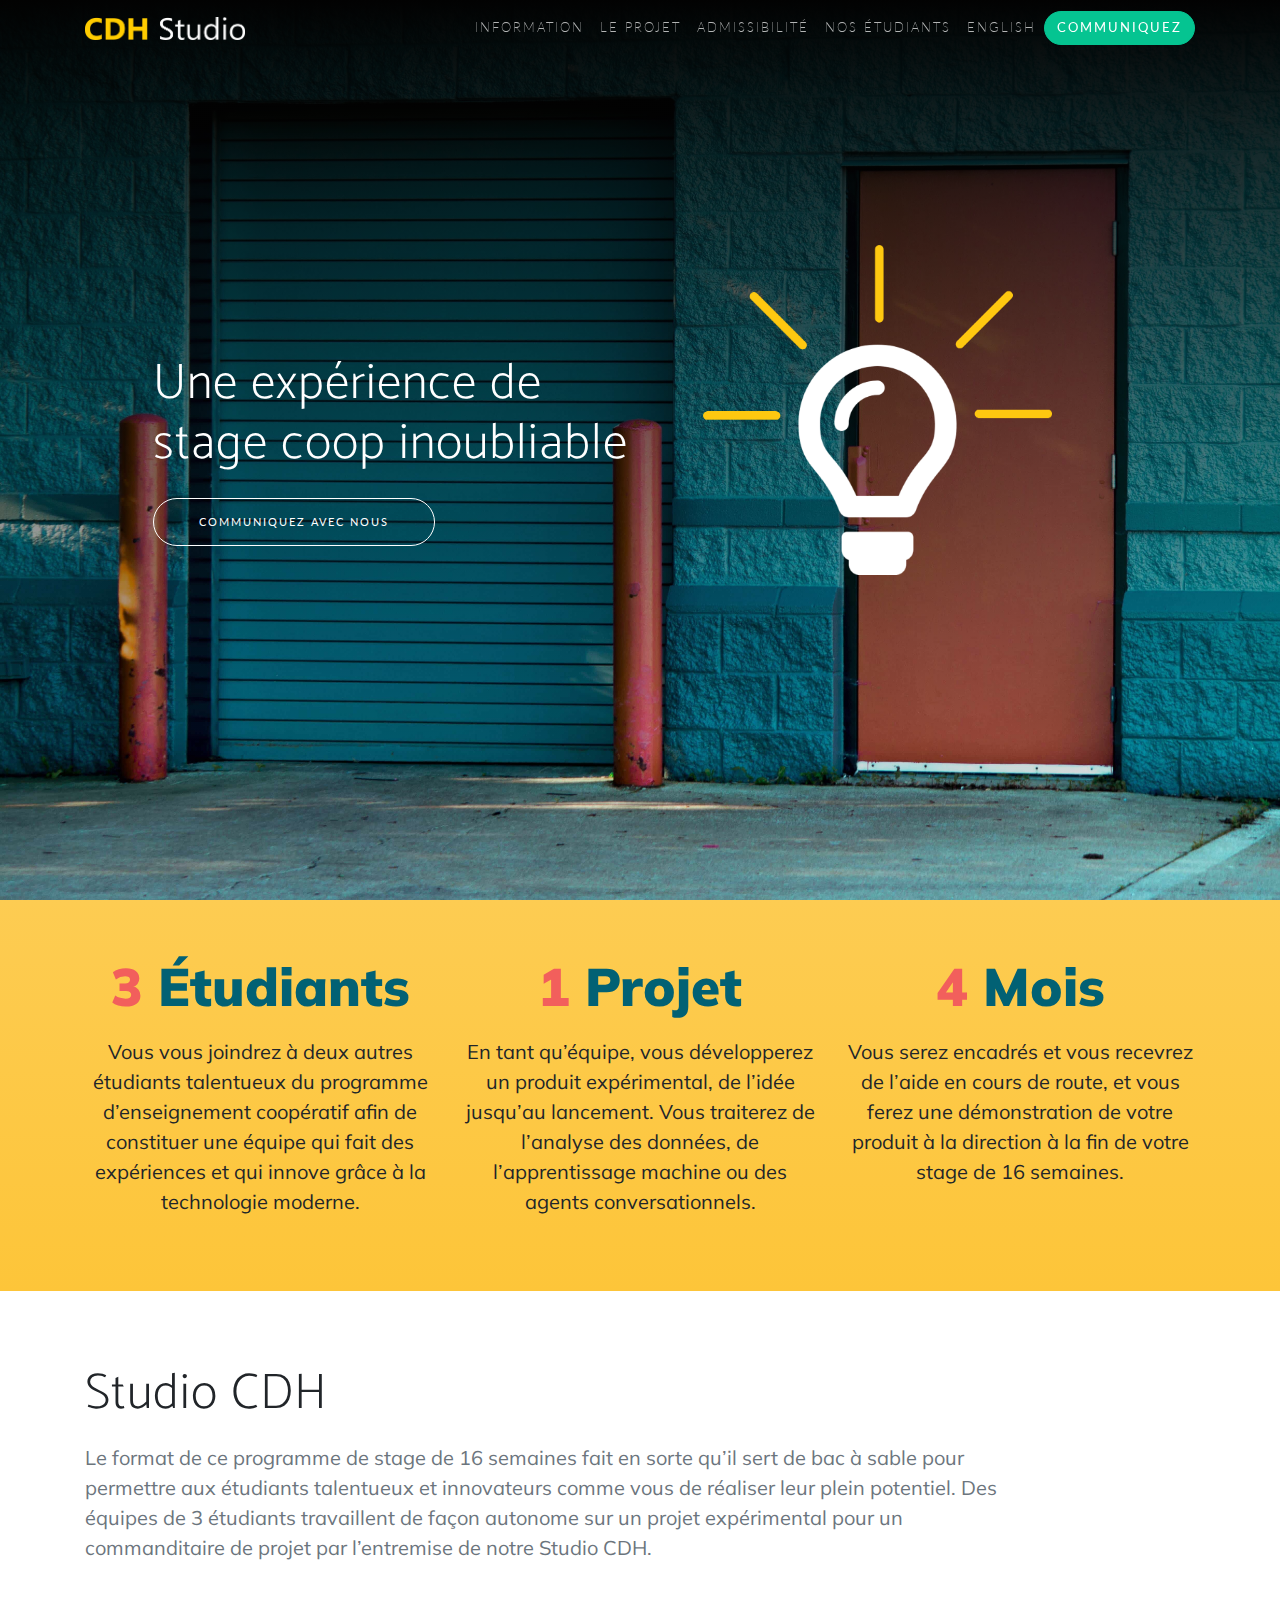
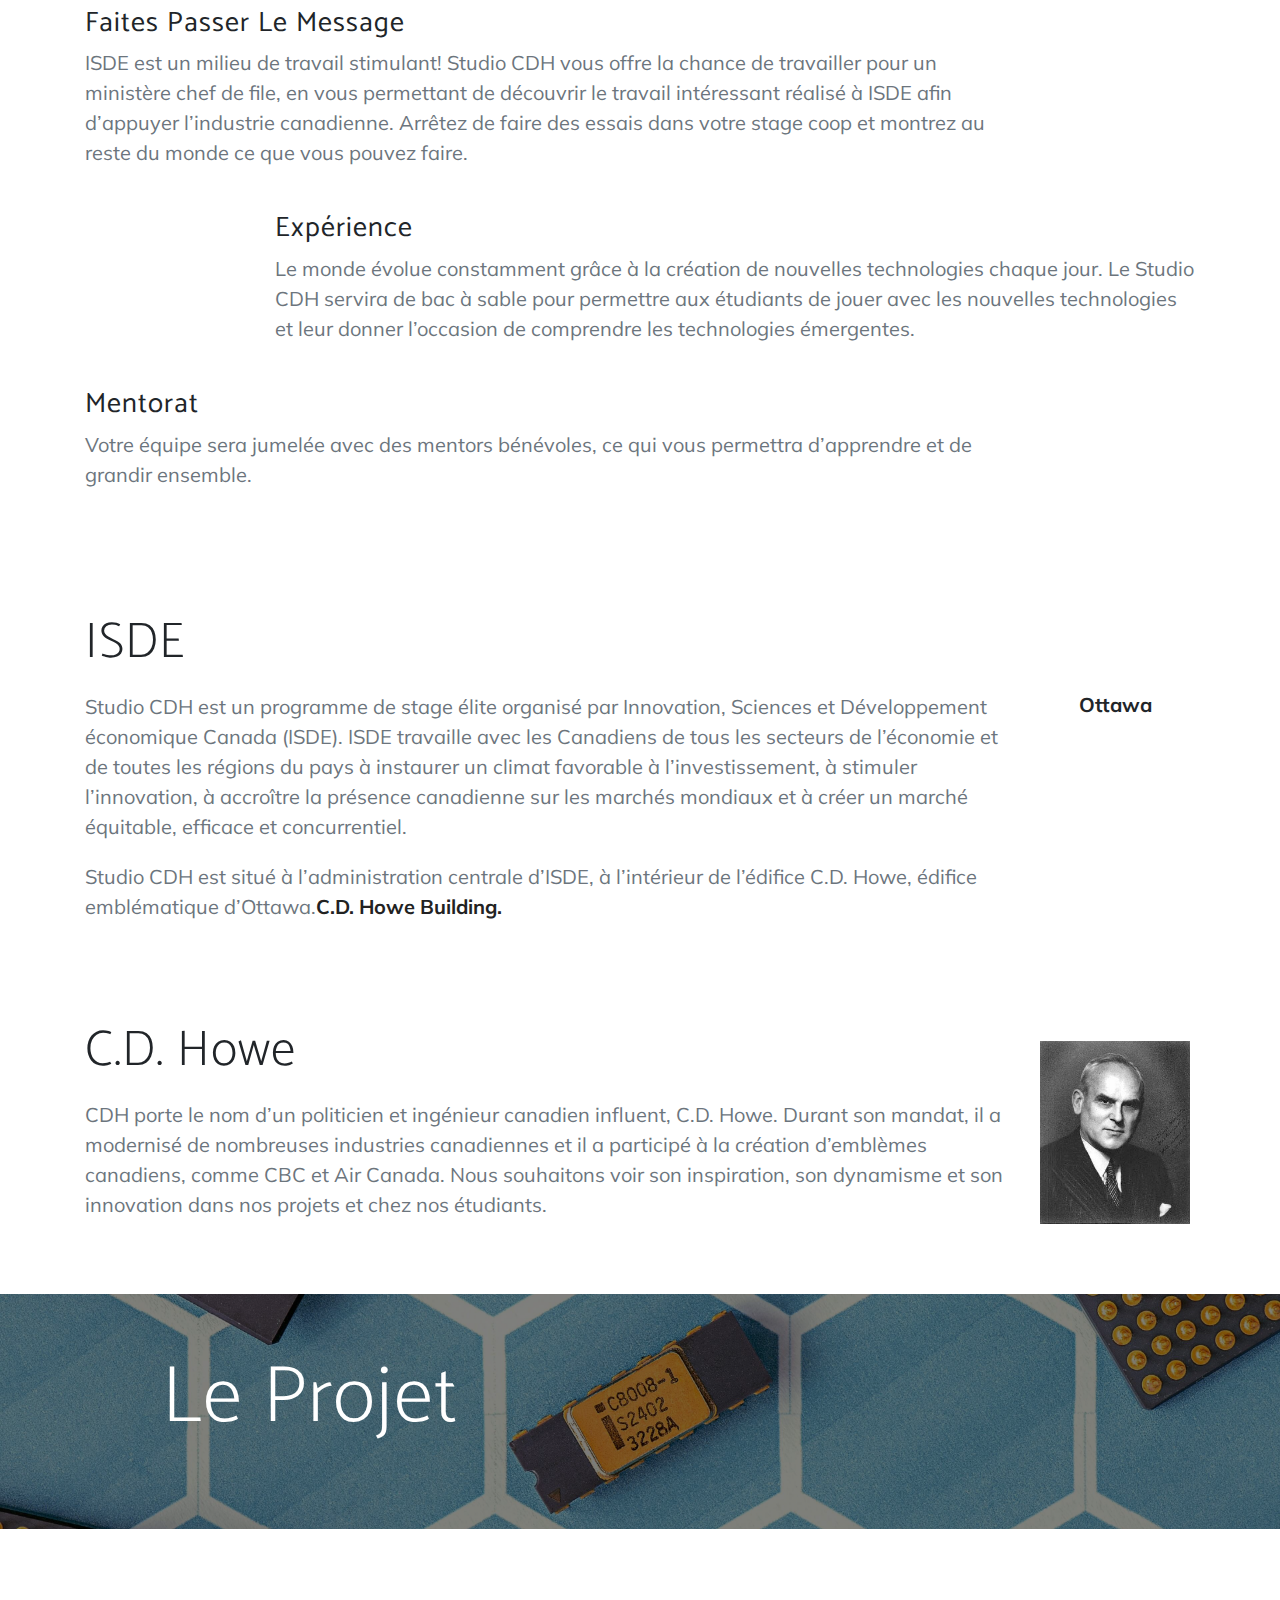
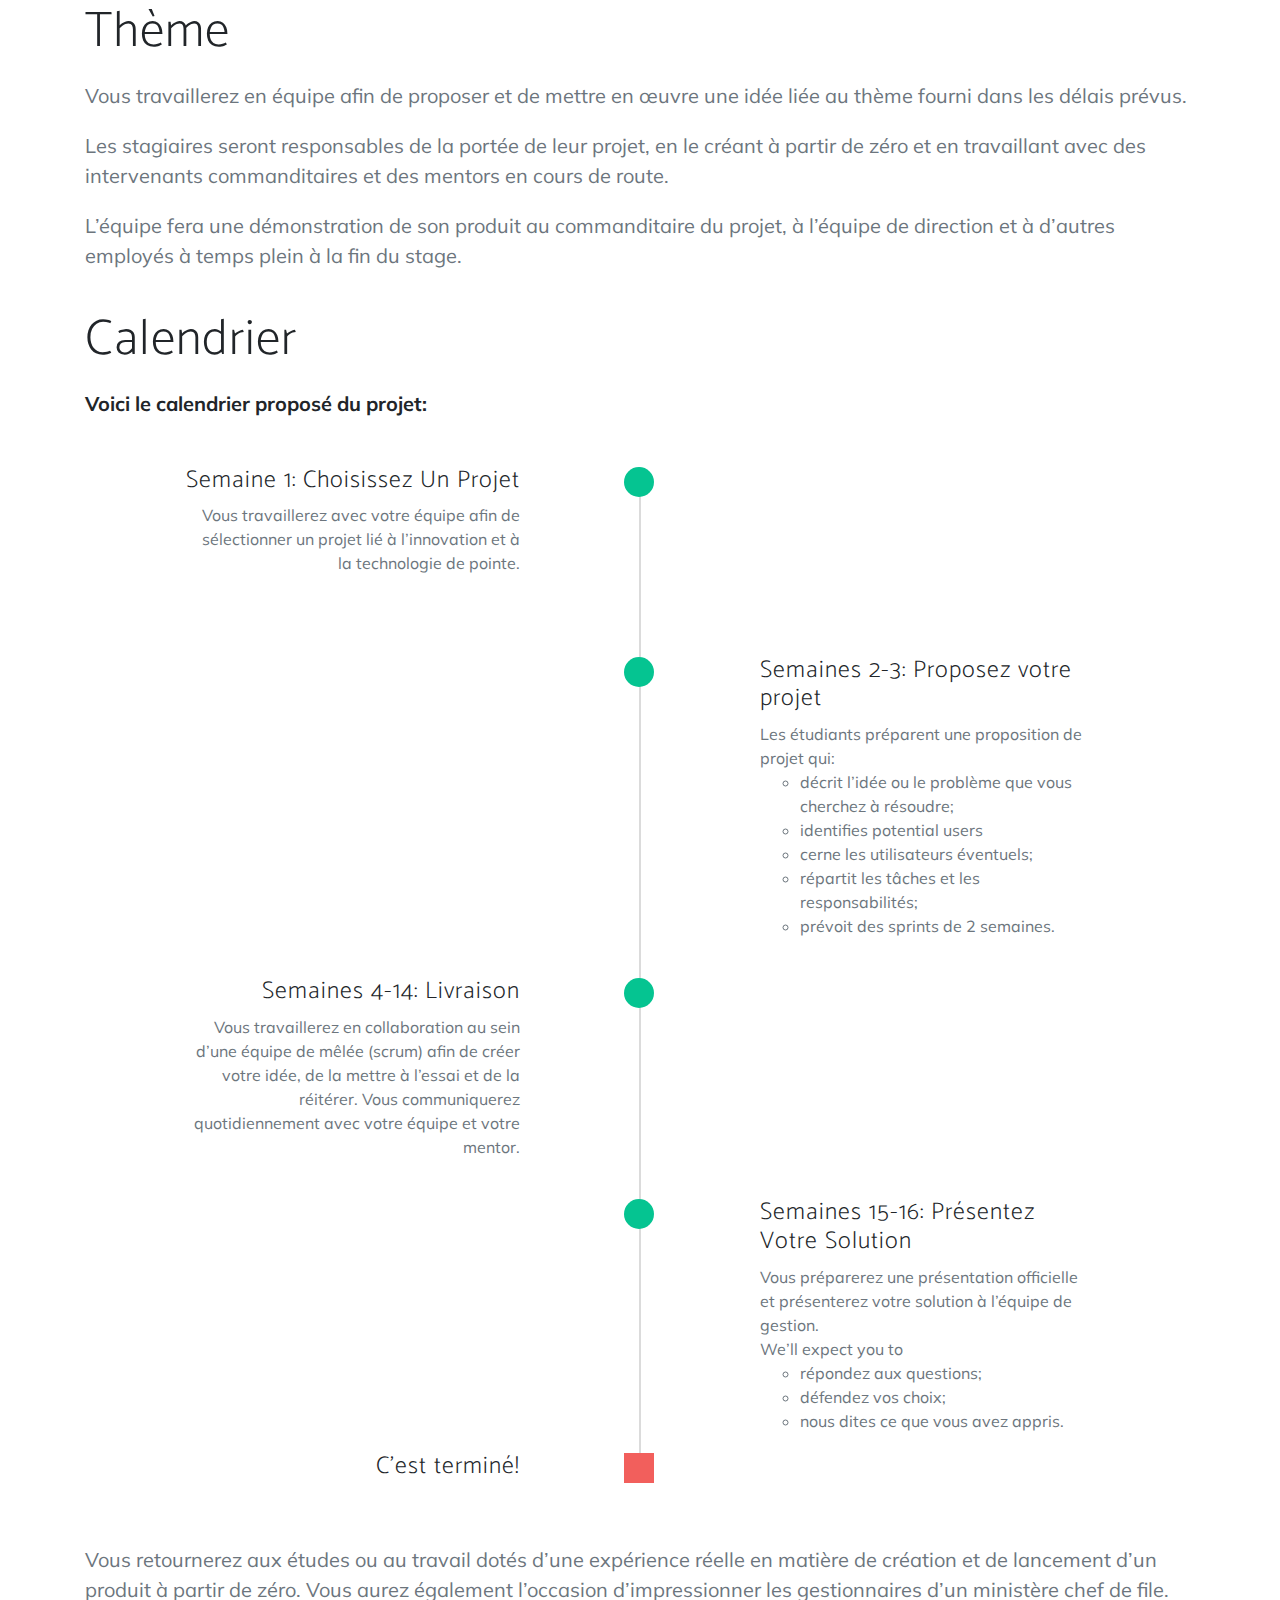
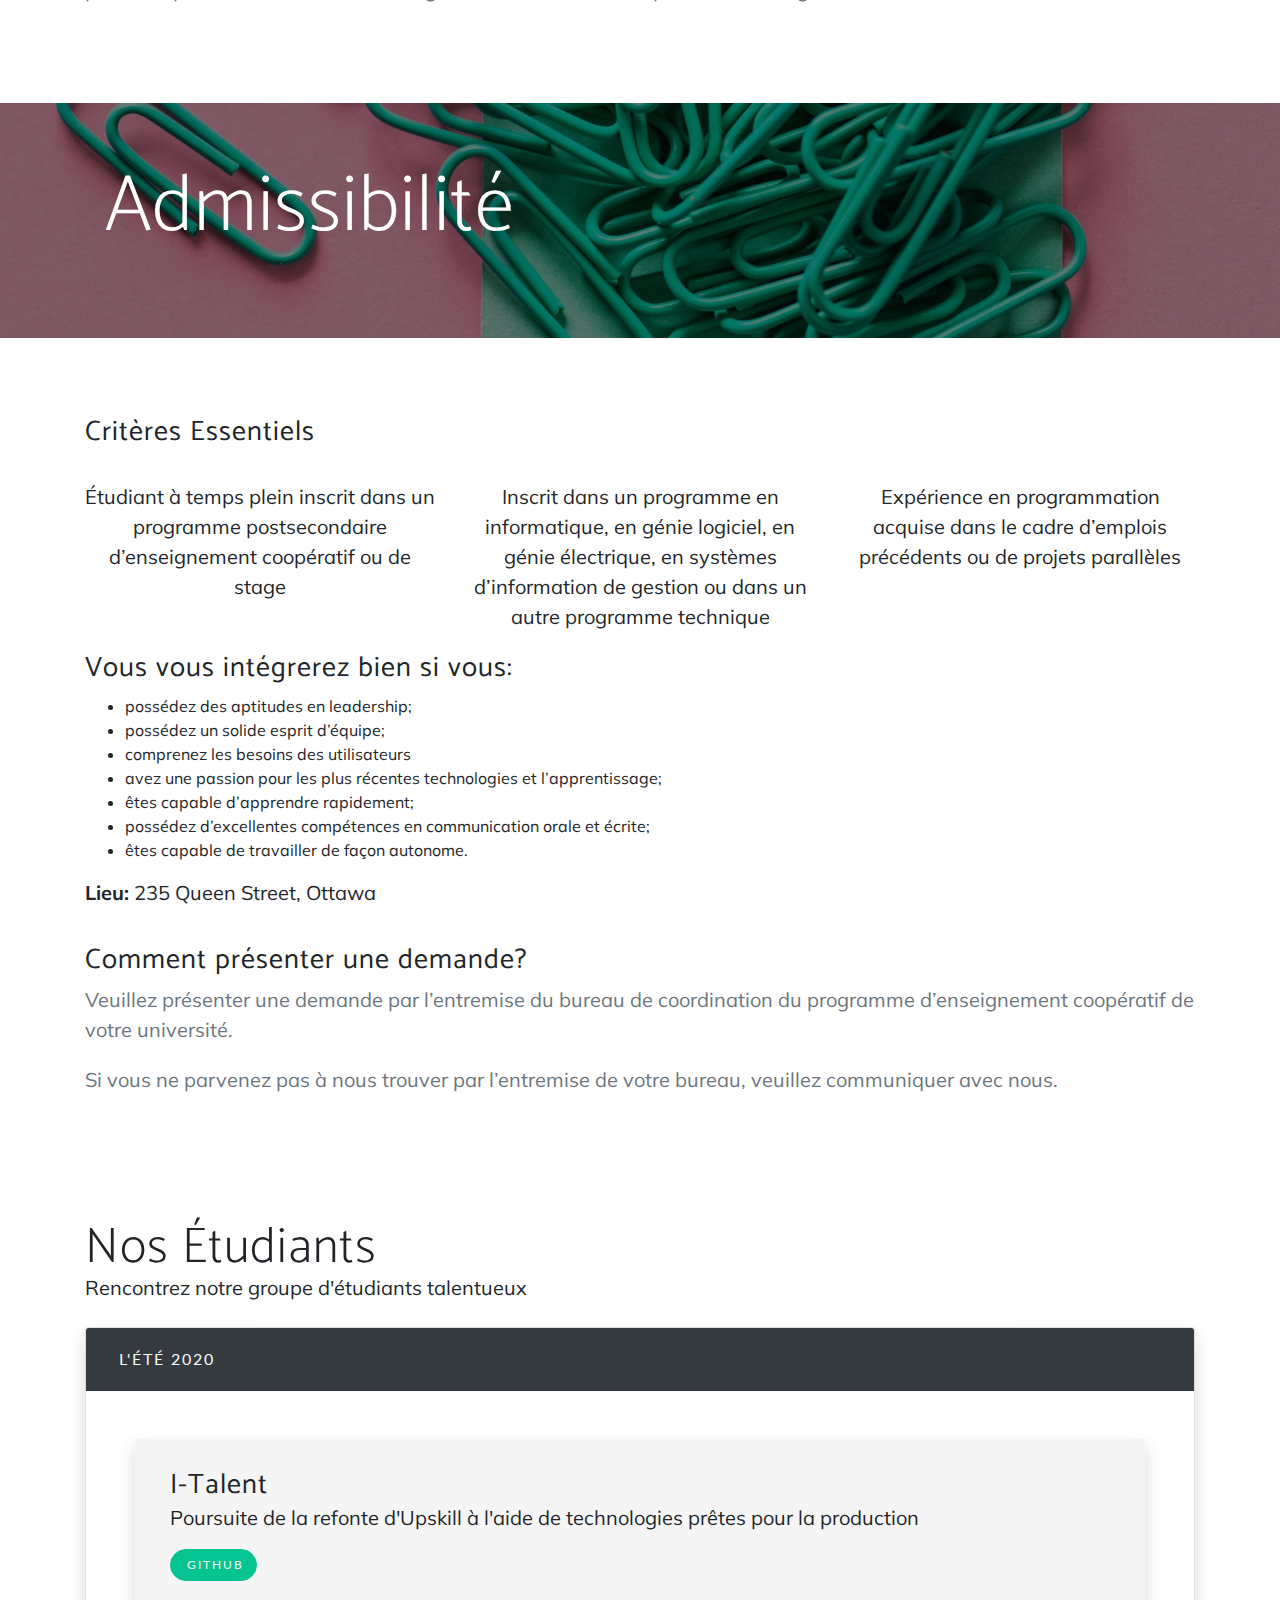
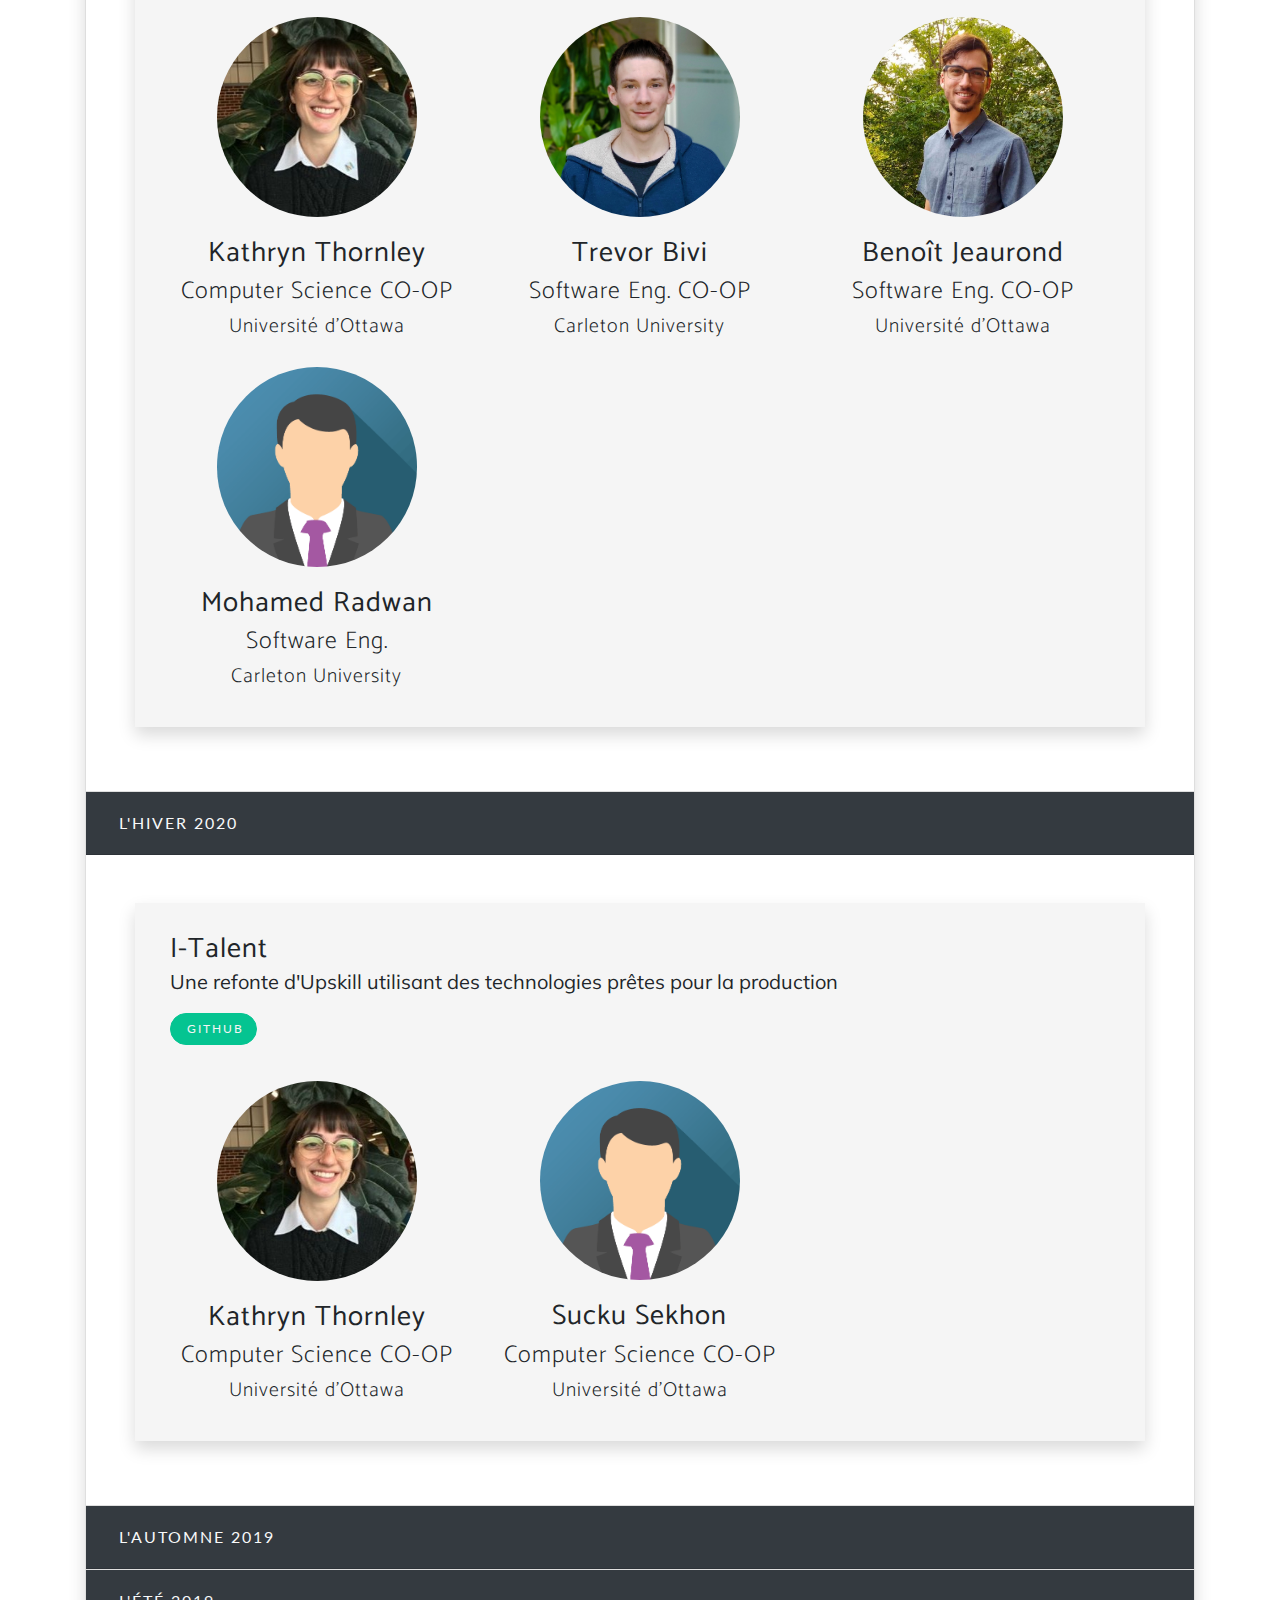
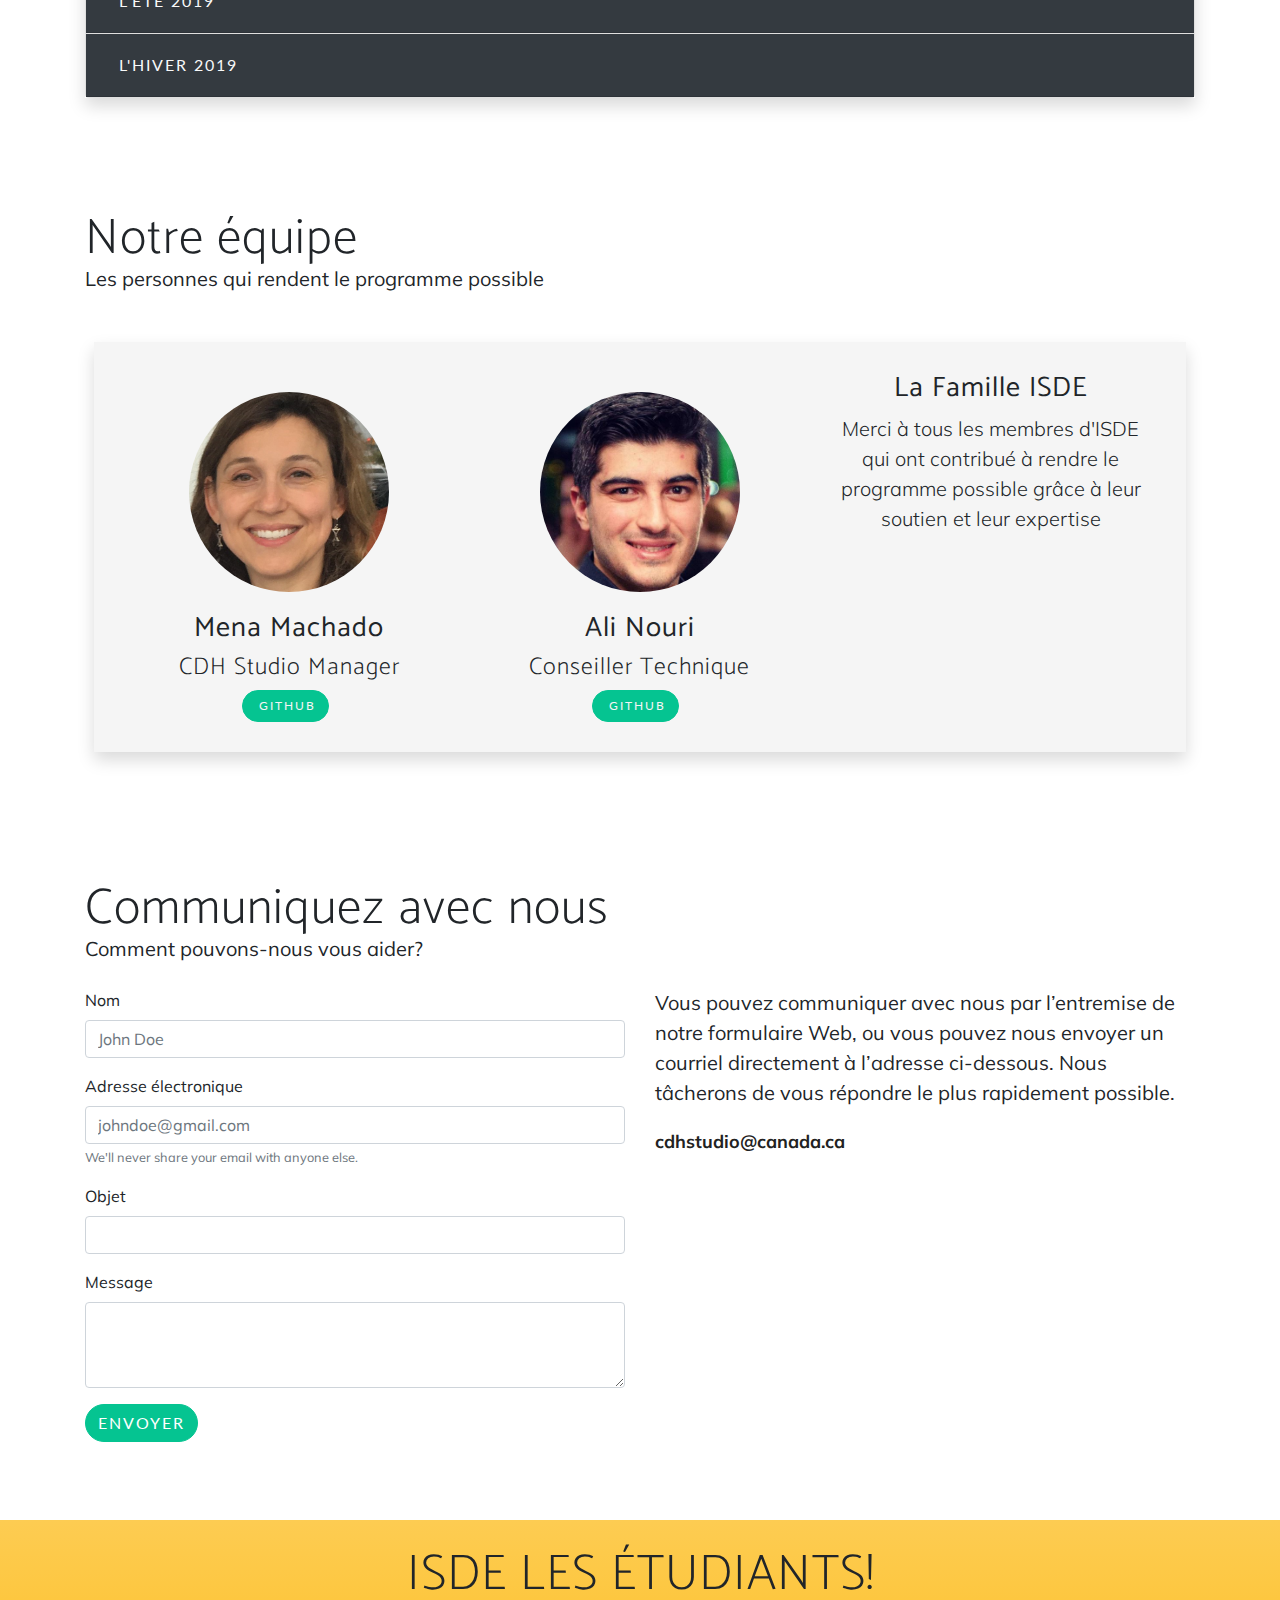
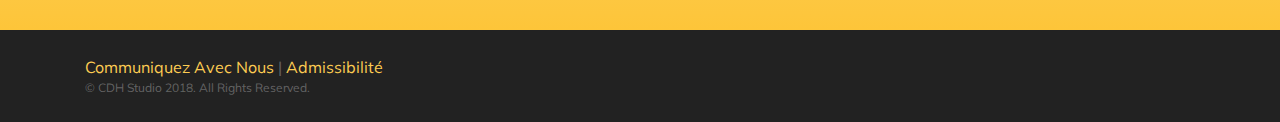
<file: fr.html>
<!DOCTYPE html>
<html lang="en">

<head>
  <!-- Global site tag (gtag.js) - Google Analytics -->
  <script async src="https://www.googletagmanager.com/gtag/js?id=UA-125805393-1"></script>
  <script>
    window.dataLayer = window.dataLayer || [];
    function gtag() { dataLayer.push(arguments); }
    gtag('js', new Date());

    gtag('config', 'UA-125805393-1');
  </script>

  <meta http-equiv="X-UA-Compatible" content="IE=edge">
  <meta charset="utf-8">
  <meta name="viewport" content="width=device-width, initial-scale=1, shrink-to-fit=no">
  <meta name="keywords" content="CDH Studio,internship,Ottawa,ISED,coop,Garage">
  <meta name="description" content="CDH Studio Student Internship Program">
  <meta name="author" content="CDH Studio">

  <title>CDH Studio</title>

  <!-- Bootstrap core CSS -->
  <link href="vendor/bootstrap/css/bootstrap.min.css" rel="stylesheet">

  <!-- Custom fonts for this template -->
  <link rel="stylesheet" href="https://use.fontawesome.com/releases/v5.13.0/css/all.css"
    integrity="sha384-Bfad6CLCknfcloXFOyFnlgtENryhrpZCe29RTifKEixXQZ38WheV+i/6YWSzkz3V" crossorigin="anonymous">
  <link rel="stylesheet" href="vendor/simple-line-icons/css/simple-line-icons.css">
  <link href="https://fonts.googleapis.com/css?family=Lato" rel="stylesheet">
  <link href="https://fonts.googleapis.com/css?family=Catamaran:100,200,300,400,500,600,700,800,900" rel="stylesheet">
  <link href="https://fonts.googleapis.com/css?family=Muli" rel="stylesheet">


  <!-- Custom styles for this template -->
  <link href="css/new-age.css" rel="stylesheet">
  <link href="css/style.css" rel="stylesheet">
  <link href="css/fa-animation.min.css" rel="stylesheet">

  <link rel="apple-touch-icon" sizes="57x57" href="apple-icon-57x57.png">
  <link rel="apple-touch-icon" sizes="60x60" href="apple-icon-60x60.png">
  <link rel="apple-touch-icon" sizes="72x72" href="apple-icon-72x72.png">
  <link rel="apple-touch-icon" sizes="76x76" href="apple-icon-76x76.png">
  <link rel="apple-touch-icon" sizes="114x114" href="apple-icon-114x114.png">
  <link rel="apple-touch-icon" sizes="120x120" href="apple-icon-120x120.png">
  <link rel="apple-touch-icon" sizes="144x144" href="apple-icon-144x144.png">
  <link rel="apple-touch-icon" sizes="152x152" href="apple-icon-152x152.png">
  <link rel="apple-touch-icon" sizes="180x180" href="apple-icon-180x180.png">
  <link rel="icon" type="image/png" sizes="192x192" href="android-icon-192x192.png">
  <link rel="icon" type="image/png" sizes="32x32" href="favicon-32x32.png">
  <link rel="icon" type="image/png" sizes="96x96" href="favicon-96x96.png">
  <link rel="icon" type="image/png" sizes="16x16" href="favicon-16x16.png">
  <link rel="manifest" href="/manifest.json">
  <meta name="msapplication-TileColor" content="#ffffff">
  <meta name="msapplication-TileImage" content="ms-icon-144x144.png">
  <meta name="theme-color" content="#ffffff">

</head>

<body id="page-top">

  <div class="fixed-top" data-toggle="affix">
    <!-- Navigation #2 -->
    <nav class="navbar navbar-expand-lg navbar-light" id="mainNav">
      <div class="container">
        <a class="navbar-brand js-scroll-trigger" href="#page-top"><img src="img/logo_text.png" style="width:160px"
            alt="cdh Studio logo"></a>
        <button class="navbar-toggler navbar-toggler-right" type="button" data-toggle="collapse"
          data-target="#navbarResponsive" aria-controls="navbarResponsive" aria-expanded="false"
          aria-label="Toggle navigation">
          Menu
          <i class="fa fa-bars"></i>
        </button>
        <div class="collapse navbar-collapse" id="navbarResponsive">
          <ul class="navbar-nav ml-auto">
            <li class="nav-item">
              <a class="nav-link js-scroll-trigger" href="#about">Information</a>
            </li>
            <li class="nav-item">
              <a class="nav-link js-scroll-trigger" href="#project">Le Projet</a>
            </li>
            <li class="nav-item">
              <a class="nav-link js-scroll-trigger" href="#eligibility">Admissibilité</a>
            </li>
            <li class="nav-item">
              <a class="nav-link js-scroll-trigger" href="#team">Nos Étudiants</a>
            </li>
            <li class="nav-item">
              <a class="nav-link js-scroll-trigger" href="index.html">English</a>
            </li>
          </ul>
          <a class="btn btn-success js-scroll-trigger" href="#contact">Communiquez</a>
        </div>
      </div>
    </nav>
  </div>
  <header class="masthead">
    <div class="container h-100">
      <div class="row h-100 Aligner">
        <div class="col-lg-6 Aligner-item">
          <div class="header-content mx-auto">
            <h1 class="mb-2">Une expérience de stage coop inoubliable</h1>
            <!-- <h3 class="mb-5">Présentez une demande maintenant pour l’automne 2019</h3> -->
            <a href="#contact" class="btn btn-outline btn-xl js-scroll-trigger mt-3">COMMUNIQUEZ AVEC NOUS</a>
          </div>
        </div>
        <div class="col-lg-5 my-auto d-none d-sm-none d-md-none d-lg-block">
          <div class="header-content mx-auto" style="margin-top:-80px">
            <img src="img/big-bulb.png" class="img-fluid" alt="CDH Studio big-bulb logo" style="max-width: 350px;">
          </div>
        </div>
      </div>
    </div>
  </header>

  <section class="download bg-primary text-center mb-5" id="about">
    <div class="container">
      <div class="row section text-center">
        <div class="col-lg-4 mb-4">
          <p class="letter"><span style="color:#F25F5C">3</span> Étudiants</p> <br /><br />
          <p>Vous vous joindrez à deux autres étudiants talentueux du programme d’enseignement coopératif afin de
            constituer une équipe qui fait des expériences et qui innove grâce à la technologie moderne.</p>
        </div>
        <div class="col-lg-4 mb-4">
          <p class="letter"><span style="color:#F25F5C">1</span> Projet</p> <br /><br />
          <p>En tant qu’équipe, vous développerez un produit expérimental, de l’idée jusqu’au lancement. Vous traiterez
            de l’analyse des données, de l’apprentissage machine ou des agents conversationnels.</p>
        </div>
        <div class="col-lg-4 mb-4">
          <p class="letter"><span style="color:#F25F5C">4</span> Mois</p> <br /><br />
          <p>Vous serez encadrés et vous recevrez de l’aide en cours de route, et vous ferez une démonstration de votre
            produit à la direction à la fin de votre stage de 16 semaines.
          <p>
        </div>
      </div>
    </div>
  </section>

  <section class="features" id="features">
    <div class="container">
      <div class="row mb-4">
        <div class="col-md-10">
          <h2 class="mb-4">Studio CDH</h2>
          <p class="text-muted">Le format de ce programme de stage de 16 semaines fait en sorte qu’il sert de bac à
            sable pour permettre aux étudiants talentueux et innovateurs comme vous de réaliser leur plein potentiel.
            Des équipes de 3 étudiants travaillent de façon autonome sur un projet expérimental pour un commanditaire de
            projet par l’entremise de notre Studio CDH.</p>
        </div>
        <div class="col-md-2 Aligner d-none d-md-flex">
          <i class="fas fa-user-astronaut fa-6x Aligner-item" style="color:#F25F5C"></i>
        </div>
      </div>


      <div class="row mb-4">
        <div class="col-md-10 ">
          <h3><strong>Faites Passer Le Message</strong></h3>
          <p class="text-muted">ISDE est un milieu de travail stimulant! Studio CDH vous offre la chance de travailler
            pour un ministère chef de file, en vous permettant de découvrir le travail intéressant réalisé à ISDE afin
            d’appuyer l’industrie canadienne. Arrêtez de faire des essais dans votre stage coop et montrez au reste du
            monde ce que vous pouvez faire.</p>
        </div>

        <div class="col-md-2 Aligner">
          <i class="fas fa-bullhorn fa-5x Aligner-item" style="color:#05C491"></i>
        </div>
      </div>


      <div class="row mb-4">
        <div class="col-md-2 Aligner d-none d-md-flex">
          <i class="fas fa-flask fa-6x Aligner-item" style="color:#00A7E1"></i>
        </div>
        <div class="col-md-10">
          <h3><strong>Expérience</strong></h3>
          <p class="text-muted">Le monde évolue constamment grâce à la création de nouvelles technologies chaque jour.
            Le Studio CDH servira de bac à sable pour permettre aux étudiants de jouer avec les nouvelles technologies
            et leur donner l’occasion de comprendre les technologies émergentes.</p>
        </div>
      </div>

      <div class="row mb-5">

        <div class="col-md-10">
          <h3><strong>Mentorat</strong></h3>
          <p class="text-muted">Votre équipe sera jumelée avec des mentors bénévoles, ce qui vous permettra d’apprendre
            et de grandir ensemble.</p>
        </div>
        <div class="col-md-2 Aligner">
          <i class="fas fa-hands-helping fa-6x Aligner-item" style="color:#6A4C93"></i>
        </div>
      </div>
    </div>
  </section>

  <section class="features" id="features">
    <div class="container">
      <div class="row mb-4">
        <div class="col-md-10">
          <h2 class="mb-4">ISDE</h2>
          <p class="text-muted">Studio CDH est un programme de stage élite organisé par Innovation, Sciences et
            Développement économique Canada (ISDE). ISDE travaille avec les Canadiens de tous les secteurs de l’économie
            et de toutes les régions du pays à instaurer un climat favorable à l’investissement, à stimuler
            l’innovation, à accroître la présence canadienne sur les marchés mondiaux et à créer un marché équitable,
            efficace et concurrentiel.</p>
          <p class="text-muted">Studio CDH est situé à l’administration centrale d’ISDE, à l’intérieur de l’édifice C.D.
            Howe, édifice emblématique d’Ottawa.<a style="color:#222; font-weight: bold"
              href="https://www.google.ca/maps/place/235+Queen+St,+Ottawa,+ON+K1A+0H5/@45.4187103,-75.7023288,102a,35y,354.95h,66.74t/data=!3m1!1e3!4m5!3m4!1s0x4cce045448321bb7:0xc05657e5b2768561!8m2!3d45.4204168!4d-75.7018016"
              target="_blank">C.D. Howe Building.</a></p>
        </div>
        <div class="col-md-2 text-center d-none d-md-block">
          <br />
          <br />
          <p class="fas fa-map-marker-alt fa-6x faa-bounce animated mt-4" style="color:#F25F5C;"></p>
          <p><strong>Ottawa</strong></p>
        </div>
      </div>
    </div>
  </section>

  <section class="features" id="features">
    <div class="container">
      <div class="row mb-4">
        <div class="col-md-10">
          <h2 class="mb-4">C.D. Howe</h2>
          <p class="text-muted">CDH porte le nom d’un politicien et ingénieur canadien influent, C.D. Howe. Durant son
            mandat, il a modernisé de nombreuses industries canadiennes et il a participé à la création d’emblèmes
            canadiens, comme CBC et Air Canada. Nous souhaitons voir son inspiration, son dynamisme et son innovation
            dans nos projets et chez nos étudiants.</p>
        </div>
        <div class="col-md-2 text-center Aligner">
          <img src="img/C.D._Howe,_wartime.jpg" alt="C.D. Howe" style="max-width:150px" class="Aligner-item">
        </div>
      </div>
    </div>
  </section>


  <section class="cta tex-center mb-5 vision-header">
    <div class="cta-content">
      <div class="container">
        <h2>Le Projet</h2>
      </div>
    </div>
    <div class="overlay"></div>
  </section>

  <section class="features" id="project">
    <div class="container">
      <div class="row">
        <div class="col-lg-12 mb-4">
          <h2 class="mb-4">Thème</h2>
          <p class="text-muted">Vous travaillerez en équipe afin de proposer et de mettre en œuvre une idée liée au
            thème fourni dans les délais prévus.</p>
          <p class="text-muted">Les stagiaires seront responsables de la portée de leur projet, en le créant à partir de
            zéro et en travaillant avec des intervenants commanditaires et des mentors en cours de route.</p>
          <p class="text-muted">L’équipe fera une démonstration de son produit au commanditaire du projet, à l’équipe de
            direction et à d’autres employés à temps plein à la fin du stage.</p>
        </div>
        <div class="col-lg-12">
          <h2 class="mb-4">Calendrier</h2>
          <p class="mb-5"><b>Voici le calendrier proposé du projet:</b></p>
          <ul class="timeline">
            <li>
              <div class="timeline-image">
                <div class="rounded-circle"></div>
              </div>
              <div class="timeline-panel">
                <div class="timeline-heading">
                  <h4 class="subheading">Semaine 1: Choisissez Un Projet</h4>
                </div>
                <div class="timeline-body">
                  <p class="text-muted">Vous travaillerez avec votre équipe afin de sélectionner un projet lié à
                    l’innovation et à la technologie de pointe.</p>
                </div>
              </div>
            </li>
            <li class="timeline-inverted">
              <div class="timeline-image">
                <div class="rounded-circle "></div>
              </div>
              <div class="timeline-panel">
                <div class="timeline-heading">
                  <h4 class="subheading">Semaines 2-3: Proposez votre projet</h4>
                </div>
                <div class="timeline-body">
                  <p class="text-muted">Les étudiants préparent une proposition de projet qui:</p>
                  <ul class="text-muted">
                    <li>décrit l’idée ou le problème que vous cherchez à résoudre;</li>
                    <li>identifies potential users</li>
                    <li>cerne les utilisateurs éventuels;</li>
                    <li>répartit les tâches et les responsabilités;</li>
                    <li>prévoit des sprints de 2 semaines.</li>
                  </ul>
                </div>
              </div>
            </li>
            <li>
              <div class="timeline-image">
                <div class="rounded-circle "></div>
              </div>
              <div class="timeline-panel">
                <div class="timeline-heading">
                  <h4 class="subheading">Semaines 4-14: Livraison</h4>
                </div>
                <div class="timeline-body">
                  <p class="text-muted">Vous travaillerez en collaboration au sein d’une équipe de mêlée (scrum) afin de
                    créer votre idée, de la mettre à l’essai et de la réitérer. Vous communiquerez quotidiennement avec
                    votre équipe et votre mentor.</p>
                </div>
              </div>
            </li>
            <li class="timeline-inverted timeline-last">
              <div class="timeline-image">
                <div class="rounded-circle"></div>
              </div>
              <div class="timeline-panel">
                <div class="timeline-heading">
                  <h4 class="subheading">Semaines 15-16: Présentez Votre Solution</h4>
                </div>
                <div class="timeline-body">
                  <p class="text-muted">Vous préparerez une présentation officielle et présenterez votre solution à
                    l’équipe de gestion.</p>
                  <p class="text-muted">We’ll expect you to</p>
                  <ul class="text-muted">
                    <li>répondez aux questions;</li>
                    <li>défendez vos choix;</li>
                    <li>nous dites ce que vous avez appris.</li>
                  </ul>
                </div>
              </div>
            </li>
            <li class="timeline-last">
              <div class="timeline-image timeline-image-end">
              </div>
              <div class="timeline-panel">
                <div class="timeline-heading">
                  <h4 class="subheading" style="margin-bottom:0px">C’est terminé!</h4>
                </div>
              </div>
            </li>
          </ul>
          <br />
          <br />
          <p class="text-muted">Vous retournerez aux études ou au travail dotés d’une expérience réelle en matière de
            création et de lancement d’un produit à partir de zéro. Vous aurez également l’occasion d’impressionner les
            gestionnaires d’un ministère chef de file.</p>
        </div>
      </div>
    </div>
  </section>

  <section class="cta tex-center mb-5 mt-5 budget-header" id="eligibility">
    <div class="cta-content">
      <div class="container">
        <h2>Admissibilité</h2>
      </div>
    </div>
    <div class="overlay"></div>
  </section>

  <section class="features mb-5" id="requirements">
    <div class="container">
      <div class="row">
        <div class="col-md-12">
          <h3><strong>Critères Essentiels</strong></h3>
          <br />
        </div>
        <div class="col-md-4 text-center">
          <i class="far fa-check-circle fa-4x mb-2"></i>
          <p>Étudiant à temps plein inscrit dans un programme postsecondaire d’enseignement coopératif ou de stage</p>
        </div>
        <div class="col-md-4 text-center">
          <i class="far fa-check-circle fa-4x mb-2"></i>
          <p>Inscrit dans un programme en informatique, en génie logiciel, en génie électrique, en systèmes
            d’information de gestion ou dans un autre programme technique</p>
        </div>
        <div class="col-md-4 text-center">
          <i class="far fa-check-circle fa-4x mb-2"></i>
          <p>Expérience en programmation acquise dans le cadre d’emplois précédents ou de projets parallèles</p>
        </div>
      </div>
      <div class="row mb-3">
        <div class="col-md-12">
          <h3><strong>Vous vous intégrerez bien si vous:</strong></h3>
          <ul>
            <li>possédez des aptitudes en leadership;</li>
            <li>possédez un solide esprit d’équipe;</li>
            <li>comprenez les besoins des utilisateurs</li>
            <li>avez une passion pour les plus récentes technologies et l’apprentissage;</li>
            <li>êtes capable d’apprendre rapidement;</li>
            <li>possédez d’excellentes compétences en communication orale et écrite;</li>
            <li>êtes capable de travailler de façon autonome.</li>
          </ul>

          <p><strong>Lieu:</strong> 235 Queen Street, Ottawa</p>
        </div>
      </div>
      <div class="row">
        <div class="col-md-12">
          <h3><strong>Comment présenter une demande?</strong></h3>
          <p class="text-muted">Veuillez présenter une demande par l’entremise du bureau de coordination du programme
            d’enseignement coopératif de votre université.</p>
          <p class="text-muted">Si vous ne parvenez pas à nous trouver par l’entremise de votre bureau, veuillez
            communiquer avec nous.</p>
        </div>

      </div>
    </div>
  </section>


  <!-- ================================= Students ================================= -->
  <section class="features mb-5" id="team">
    <div class="container">
      <div class="row">
        <div class="col-lg-12 mb-2">
          <h2 class="mb-0">Nos Étudiants</h2>
          <p class=" mb-3">Rencontrez notre groupe d'étudiants talentueux</p>
        </div>
      </div>

      <div class="row">
        <div class="col-lg-12 mb-2">
          <div class="accordion shadow" id="accordionExample">

            <!-- EXPAND FOR SUMMER 2020 -->
            <div class="card">
              <div class="card-header bg-dark" id="headingFive">
                <h5 class="mb-0">
                  <button class="btn btn-link collapsed text-light" type="button" data-toggle="collapse"
                    data-target="#collapseFive" aria-expanded="true" aria-controls="collapseFive">
                    L'été 2020
                  </button>
                </h5>
              </div>
              <div id="collapseFive" class="collapse show pr-3 pl-3" aria-labelledby="headingFive"
                data-parent="#accordionExample">
                <div class="card-body p-5">
                  <!-- Team #1 -->
                  <div class="row mb-3 student-team shadow">
                    <div class="col-lg-12 mb-3">
                      <h3 class="mb-0"><b>I-Talent</b></h3>
                      <p class=" mb-3">
                        Poursuite de la refonte d'Upskill à l'aide de technologies prêtes pour la production</p>
                      <a class="btn btn-success mr-2" href="https://github.com/CDH-Studio/UpSkill" target="_blank"
                        rel="noopener noreferrer"><i class="fas fa-globe mr-1"></i>Github</a>
                    </div>
                    <div class="col-lg-4 text-center">
                      <img src="img/students/2020W/kathryn.jpg" alt="Kathryn Thornley" class="avatar">
                      <h3><strong>Kathryn Thornley</strong></h3>
                      <h4>Computer Science CO-OP</h4>
                      <h5>Université d'Ottawa</h5>
                    </div>
                    <div class="col-lg-4 text-center">
                      <img src="img/students/2019F/Trevor.jpg" alt="Trevor Bivi" class="avatar">
                      <h3><strong>Trevor Bivi</strong></h3>
                      <h4>Software Eng. CO-OP</h4>
                      <h5>Carleton University</h5>
                    </div>
                    <div class="col-lg-4 text-center">
                      <img src="img/students/2019W/Ben.jpg" alt="Benoît Jeaurond" class="avatar">
                      <h3><strong>Benoît Jeaurond</strong></h3>
                      <h4>Software Eng. CO-OP</h4>
                      <h5>Université d'Ottawa</h5>
                    </div>
                    <div class="col-lg-4 text-center">
                      <img src="img/img_avatar.png" alt="Mohamed Radwan" class="avatar">
                      <h3><strong>Mohamed Radwan</strong></h3>
                      <h4>Software Eng.</h4>
                      <h5>Carleton University</h5>
                    </div>
                  </div>
                </div>
              </div>
            </div>

            <!-- EXPAND FOR Winter 2020 -->
            <div class="card">
              <div class="card-header bg-dark" id="headingFour">
                <h5 class="mb-0">
                  <button class="btn btn-link collapsed text-light" type="button" data-toggle="collapse"
                    data-target="#collapseFour" aria-expanded="true" aria-controls="collapseFour">
                    L'hiver 2020
                  </button>
                </h5>
              </div>
              <div id="collapseFour" class="collapse show pr-3 pl-3" aria-labelledby="headingFour"
                data-parent="#accordionExample">
                <div class="card-body p-5">
                  <!-- Team #1 -->
                  <div class="row mb-3 student-team shadow">
                    <div class="col-lg-12 mb-3">
                      <h3 class="mb-0"><b>I-Talent</b></h3>
                      <p class=" mb-3">Une refonte d'Upskill utilisant des technologies prêtes pour la production</p>
                      <a class="btn btn-success mr-2" href="https://github.com/CDH-Studio/UpSkill" target="_blank"
                        rel="noopener noreferrer"><i class="fas fa-globe mr-1"></i>Github</a>
                    </div>
                    <div class="col-lg-4 text-center">
                      <img src="img/students/2020W/kathryn.jpg" alt="Kathryn Thornley" class="avatar">
                      <h3><strong>Kathryn Thornley</strong></h3>
                      <h4>Computer Science CO-OP</h4>
                      <h5>Université d'Ottawa</h5>
                    </div>
                    <div class="col-lg-4 text-center">
                      <img src="img/img_avatar.png" alt="Rizvi Rab" class="avatar">
                      <h3><strong>Sucku Sekhon</strong></h3>
                      <h4>Computer Science CO-OP</h4>
                      <h5>Université d'Ottawa</h5>
                    </div>
                    <div class="col-lg-4 text-center">

                    </div>
                  </div>
                </div>
              </div>
            </div>

            <!-- EXPAND FOR FALL 2019 -->
            <div class="card">
              <div class="card-header bg-dark" id="headingThree">
                <h5 class="mb-0">
                  <button class="btn btn-link collapsed text-light" type="button" data-toggle="collapse"
                    data-target="#collapseThree" aria-expanded="true" aria-controls="collapseThree">
                    L'automne 2019
                  </button>
                </h5>
              </div>
              <div id="collapseThree" class="collapse pr-3 pl-3" aria-labelledby="headingThree"
                data-parent="#accordionExample">
                <div class="card-body p-5">
                  <!-- Team #1 -->
                  <div class="row mb-5 student-team shadow">
                    <div class="col-lg-12 mb-3">
                      <h3 class="mb-0"><b>UpSkill</b></h3>
                      <p class=" mb-3">Outil de recherche d'employés et annuaire amelioré</p>
                      <a class="btn btn-success mr-2" href="https://cdh-studio.github.io/UpSkill/" target="_blank"
                        rel="noopener noreferrer"><i class="fas fa-globe mr-1"></i>Project Website</a>
                    </div>
                    <div class="col-lg-4 text-center">
                      <img src="img/students/2019F/Mamadou.jpg" alt="Mamadou Bah" class="avatar">
                      <h3><strong>Mamadou Bah</strong></h3>
                      <h4>Computer Eng. CO-OP</h4>
                      <h5>Université d'Ottawa</h5>
                    </div>
                    <div class="col-lg-4 text-center">
                      <img src="img/students/2019F/Rizvi.jpg" alt="Rizvi Rab" class="avatar">
                      <h3><strong>Rizvi Rab</strong></h3>
                      <h4>Software Eng. CO-OP</h4>
                      <h5>Université d'Ottawa</h5>
                    </div>
                    <div class="col-lg-4 text-center">
                      <img src="img/students/2019F/Trevor.jpg" alt="Trevor Bivi" class="avatar">
                      <h3><strong>Trevor Bivi</strong></h3>
                      <h4>Software Eng. CO-OP</h4>
                      <h5>Carleton University</h5>
                    </div>
                  </div>
                  <!-- Team #2 -->
                  <div class="row student-team shadow">
                    <div class="col-lg-12 mb-3">
                      <h3 class="mb-0"><b>TC-Central</b></h3>
                      <p class=" mb-3">Plateforme centralisée pour créer et suivre les plans de travail</p>
                      <a class="btn btn-success mr-2" href="https://cdh-studio.github.io/TC-Central/" target="_blank"
                        rel="noopener noreferrer"><i class="fas fa-globe mr-1"></i>Project Website</a>
                    </div>
                    <div class="col-lg-4 text-center">
                      <img src="img/students/2019F/Vincent.jpg" alt="Vincent Madore Charron" class="avatar">
                      <h3><strong>Vincent Madore Charron</strong></h3>
                      <h4>Software Eng. CO-OP</h4>
                      <h5>Université d'Ottawa</h5>
                    </div>
                    <div class="col-lg-4 text-center">
                      <img src="img/students/2019F/Ray.jpg" alt="Ray Moulton" class="avatar">
                      <h3><strong>Ray Moulton</strong></h3>
                      <h4>Computer Programmer CO-OP</h4>
                      <h5>Algonquin College</h5>
                    </div>
                    <div class="col-lg-4 text-center">
                      <img src="img/students/2019F/Diedrick.jpg" alt="Diedrick Ngendahayo" class="avatar">
                      <h3><strong>Diedrick Ngendahayo</strong></h3>
                      <h4>Software Eng. CO-OP</h4>
                      <h5>Université d'Ottawa</h5>
                    </div>
                  </div>
                </div>
              </div>
            </div>

            <!-- EXPAND FOR SUMMER 2019 -->
            <div class="card">
              <div class="card-header bg-dark" id="headingOne">
                <h5 class="mb-0">
                  <button class="btn btn-link text-light" type="button" data-toggle="collapse"
                    data-target="#collapseOne" aria-expanded="false" aria-controls="collapseOne">
                    L'été 2019
                  </button>
                </h5>
              </div>
              <div id="collapseOne" class="collapse pr-3 pl-3" aria-labelledby="headingOne"
                data-parent="#accordionExample">
                <div class="card-body p-5">
                  <!-- Team #1 -->
                  <div class="row mb-5 student-team shadow">
                    <div class="col-lg-12 mb-3">
                      <h3 class="mb-0"><b>Skillhub</b></h3>
                      <p class=" mb-3">Plateforme de découverte des compétences des employés</p>
                      <a class="btn btn-success mr-2" href="https://liannus.github.io/Skillhub/" target="_blank"
                        rel="noopener noreferrer"><i class="fas fa-globe mr-1"></i>Project Website</a>
                    </div>
                    <div class="col-lg-4 text-center">
                      <img src="img/students/2019S/Devin.jpg" alt="Devin Sit" class="avatar">
                      <h3><strong>Devin Sit</strong></h3>
                      <h4>Software Eng. CO-OP</h4>
                      <h5>Université d'Ottawa</h5>
                    </div>
                    <div class="col-lg-4 text-center">
                      <img src="img/students/2019S/Josh.jpg" alt="Joshua Gorman" class="avatar">
                      <h3><strong>Joshua Gorman</strong></h3>
                      <h4>Computer Science CO-OP</h4>
                      <h5>Carleton University</h5>
                    </div>
                    <div class="col-lg-4 text-center">
                      <img src="img/students/2019S/Bhala.jpg" alt="Bhalachandra Malghan" class="avatar">
                      <h3><strong>Bhalachandra Malghan</strong></h3>
                      <h4>Computer Eng. CO-OP</h4>
                      <h5>Université d'Ottawa</h5>
                    </div>
                  </div>
                  <!-- Team #2 -->
                  <div class="row student-team shadow">
                    <div class="col-lg-12 mb-3">
                      <h3 class="mb-0"><b>ScreenDoor</b></h3>
                      <p class=" mb-3">Outil de recrutement d'assistant avec Intelligence Artificielle</p>
                      <a class="btn btn-success mr-2" href="https://namansethi.github.io/screendoor-demo/"
                        target="_blank" rel="noopener noreferrer"><i class="fas fa-globe mr-1"></i>Project Website</a>
                    </div>
                    <div class="col-lg-4 text-center">
                      <img src="img/students/2019S/Sam.jpg" alt="Sam Heaton" class="avatar">
                      <h3><strong>Sam Heaton</strong></h3>
                      <h4>Computer Prog. CO-OP</h4>
                      <h5>Algonquin College</h5>
                    </div>
                    <div class="col-lg-4 text-center">
                      <img src="img/students/2019S/Jared.jpg" alt="Jared Ridyard" class="avatar">
                      <h3><strong>Jared Ridyard</strong></h3>
                      <h4>Computer Science CO-OP</h4>
                      <h5>Carleton University</h5>
                    </div>
                    <div class="col-lg-4 text-center">
                      <img src="img/students/2019S/Naman.jpg" alt="Naman Sethi" class="avatar">
                      <h3><strong>Naman Sethi</strong></h3>
                      <h4>Software Eng. CO-OP</h4>
                      <h5>Carleton University</h5>
                    </div>
                  </div>
                </div>
              </div>
            </div>

            <!-- EXPAND FOR WINTER 2019-->
            <div class="card">
              <div class="card-header bg-dark" id="headingTwo">
                <h5 class="mb-0">
                  <button class="btn btn-link collapsed text-light" type="button" data-toggle="collapse"
                    data-target="#collapseTwo" aria-expanded="false" aria-controls="collapseTwo">
                    L'hiver 2019
                  </button>
                </h5>
              </div>
              <div id="collapseTwo" class="collapse pr-3 pl-3" aria-labelledby="headingTwo"
                data-parent="#accordionExample">
                <div class="card-body p-5">
                  <!-- Team #1 -->
                  <div class="row mb-5 student-team shadow">
                    <div class="col-lg-12 mb-3">
                      <h3 class="mb-0"><b>Kalend</b></h3>
                      <p class=" mb-3">Planificateur de Calendrier Étudiant avec Intelligence Artificielle </p>
                      <a class="btn btn-success mr-2" href="https://cdh-studio.github.io/Kalend-Demo-Website/"
                        target="_blank"><i class="fas fa-globe mr-1"></i>Site du Projet</a>
                    </div>
                    <div class="col-lg-4 text-center">
                      <img src="img/students/2019W/Marie-eve.jpg" alt="Marie-Ève Legault" class="avatar">
                      <h3><strong>Marie-Ève Legault</strong></h3>
                      <h4>Software Eng. CO-OP</h4>
                      <h5>Université d'Ottawa</h5>
                    </div>
                    <div class="col-lg-4 text-center">
                      <img src="img/students/2019W/Ben.jpg" alt="Benoît Jeaurond" class="avatar">
                      <h3><strong>Benoît Jeaurond</strong></h3>
                      <h4>Software Eng. CO-OP</h4>
                      <h5>Université d'Ottawa</h5>
                    </div>
                    <div class="col-lg-4 text-center">
                      <img src="img/students/2019W/Fahad.jpg" alt="Fahad Hayat" class="avatar">
                      <h3><strong>Fahad Hayat</strong></h3>
                      <h4>Computer Science CO-OP</h4>
                      <h5>Carleton University</h5>
                    </div>
                  </div>
                  <!-- Team #2 -->
                  <div class="row student-team shadow">
                    <div class="col-lg-12 mb-3">
                      <h3 class="mb-0"><b>Jasper</b></h3>
                      <p class=" mb-3">Système de Réservation de Salles de Réunion</p>
                      <a class="btn btn-success mr-2" href="https://cdh-studio.github.io/Jarvis-Demo-Website/"
                        target="_blank"><i class="fas fa-globe mr-1"></i>Site du Projet</a>
                    </div>
                    <div class="col-lg-4 text-center">
                      <img src="img/students/2019W/Majd.jpg" alt="Majd Khodr" class="avatar">
                      <h3><strong>Majd Khodr</strong></h3>
                      <h4>Software Eng. CO-OP</h4>
                      <h5>Université d'Ottawa</h5>
                    </div>
                    <div class="col-lg-4 text-center">
                      <img src="img/students/2019W/Peter.jpg" alt="Peter Lam" class="avatar">
                      <h3><strong>Peter Lam</strong></h3>
                      <h4>Computer Science CO-OP</h4>
                      <h5>Université d'Ottawa</h5>
                    </div>
                    <div class="col-lg-4 text-center">
                      <img src="img/students/2019W/Li.jpg" alt="Yunwei Li" class="avatar">
                      <h3><strong>Yunwei Li</strong></h3>
                      <h4>Software Eng. CO-OP</h4>
                      <h5>Carleton University</h5>
                    </div>
                  </div>
                </div>
              </div>
            </div>
          </div>
        </div>
      </div>
    </div>
  </section>

  <!-- ================================= Team ================================= -->
  <section class="features mb-5" id="team">
    <div class="container">
      <div class="row">
        <div class="col-lg-12 mb-2">
          <h2 class="mb-0">Notre équipe</h2>
          <p class=" mb-3">Les personnes qui rendent le programme possible</p>
        </div>
        <div class="col-lg-12">
          <div class="card-body p-4">
            <!-- Team #1 -->
            <div class="row student-team shadow">
              <div class="col-lg-4 text-center">
                <img src="img/team/mena-machado.jpg" alt="Marie-Ève Legault" class="avatar">
                <h3><strong>Mena Machado</strong></h3>
                <h4>CDH Studio Manager</h4>
                <a class="btn btn-success mr-2" href="https://github.com/MenaMachado" target="_blank"
                  rel="noopener noreferrer"><i class="fab fa-github mr-1"></i>Github</a>
              </div>
              <div class="col-lg-4 text-center">
                <img src="img/team/ali-nouri.jpg" alt="Benoît Jeaurond" class="avatar">
                <h3><strong>Ali Nouri</strong></h3>
                <h4>Conseiller Technique</h4>
                <a class="btn btn-success mr-2" href="https://github.com/dynamic11" target="_blank"
                  rel="noopener noreferrer"><i class="fab fa-github mr-1"></i>Github</a>
              </div>
              <div class="col-lg-4 text-center">
                <i class="fab fa-canadian-maple-leaf fa-10x" style="margin:45px 0 37px 0; color:#636970;"></i>
                <h3><strong>La Famille ISDE</strong></h3>
                <p class="lead p-0">Merci à tous les membres d'ISDE qui ont contribué à rendre le programme possible
                  grâce à leur soutien et leur expertise</p>
              </div>
            </div>
          </div>
        </div>
      </div>
    </div>
  </section>

  <!-- ================================= Contact ================================= -->
  <section class="features mb-5" id="contact">
    <div class="container">
      <div class="row">
        <div class="col-lg-12 mb-2">
          <h2 class="mb-0">Communiquez avec nous</h2>
          <p class=" mb-3">Comment pouvons-nous vous aider?</p>
        </div>
        <div class="col-lg-6">
          <form class="needs-validation" action="https://formspree.io/cdhstudio18@gmail.com" method="POST" novalidate>
            <div class="form-group">
              <label for="exampleInputEmail1">Nom</label>
              <input type="text" name="name" class="form-control" placeholder="John Doe" required>
              <div class="invalid-feedback">
                Please provide a name.
              </div>
            </div>
            <div class="form-group">
              <label for="exampleInputEmail1">Adresse électronique</label>
              <input type="email" name="_replyto" class="form-control" aria-describedby="emailHelp"
                placeholder="johndoe@gmail.com" required>
              <small id="emailHelp" class="form-text text-muted">We'll never share your email with anyone else.</small>
              <div class="invalid-feedback">
                Please provide a valid name.
              </div>
            </div>
            <div class="form-group">
              <label for="exampleInputEmail1">Objet</label>
              <input type="text" name="subject" class="form-control" required>
              <div class="invalid-feedback">
                Please provide a subject.
              </div>
            </div>
            <div class="form-group">
              <label for="exampleTextarea">Message</label>
              <textarea class="form-control" name="message" rows="3" required></textarea>
              <div class="invalid-feedback">
                Please provide a message.
              </div>
            </div>
            <input type="submit" class="btn btn-success" value="envoyer">
          </form>
        </div>
        <div class="col-lg-6">
          <p>Vous pouvez communiquer avec nous par l’entremise de notre formulaire Web, ou vous pouvez nous envoyer un
            courriel directement à l’adresse ci-dessous. Nous tâcherons de vous répondre le plus rapidement possible.
          </p>
          <a href="mailto:cdhstudio@canada.ca" target="_top" style="color:#222; font-weight: bold; font-size:18px;"><i
              class="far fa-envelope"></i> cdhstudio@canada.ca</a>
        </div>
      </div>
    </div>
  </section>

  <section class="contact bg-primary" id="contact">
    <div class="container">
      <h2>ISDE
        <i class="fa fa-heart"></i>
        LES ÉTUDIANTS!
      </h2>
    </div>
  </section>
  <footer>
    <div class="container">
      <div class="row">
        <div class="col-md-8">
          <a class="js-scroll-trigger" href="#contact">Communiquez Avec Nous</a>
          |
          <a class="js-scroll-trigger" href="#apply"> Admissibilité</a>
          <p>&copy; CDH Studio 2018. All Rights Reserved.</p>
        </div>
      </div>

    </div>
  </footer>

  <!-- Bootstrap core JavaScript -->
  <script src="vendor/jquery/jquery.min.js"></script>
  <script src="vendor/bootstrap/js/bootstrap.bundle.min.js"></script>

  <!-- Plugin JavaScript -->
  <script src="vendor/jquery-easing/jquery.easing.min.js"></script>

  <!-- Custom scripts for this template -->
  <script src="js/new-age.js"></script>

</body>

</html>
</file>
<file: vendor/simple-line-icons/css/simple-line-icons.css>
@font-face {
  font-family: 'simple-line-icons';
  src: url('../fonts/Simple-Line-Icons.eot?v=2.4.0');
  src: url('../fonts/Simple-Line-Icons.eot?v=2.4.0#iefix') format('embedded-opentype'), url('../fonts/Simple-Line-Icons.woff2?v=2.4.0') format('woff2'), url('../fonts/Simple-Line-Icons.ttf?v=2.4.0') format('truetype'), url('../fonts/Simple-Line-Icons.woff?v=2.4.0') format('woff'), url('../fonts/Simple-Line-Icons.svg?v=2.4.0#simple-line-icons') format('svg');
  font-weight: normal;
  font-style: normal;
}
/*
 Use the following CSS code if you want to have a class per icon.
 Instead of a list of all class selectors, you can use the generic [class*="icon-"] selector, but it's slower:
*/
.icon-user,
.icon-people,
.icon-user-female,
.icon-user-follow,
.icon-user-following,
.icon-user-unfollow,
.icon-login,
.icon-logout,
.icon-emotsmile,
.icon-phone,
.icon-call-end,
.icon-call-in,
.icon-call-out,
.icon-map,
.icon-location-pin,
.icon-direction,
.icon-directions,
.icon-compass,
.icon-layers,
.icon-menu,
.icon-list,
.icon-options-vertical,
.icon-options,
.icon-arrow-down,
.icon-arrow-left,
.icon-arrow-right,
.icon-arrow-up,
.icon-arrow-up-circle,
.icon-arrow-left-circle,
.icon-arrow-right-circle,
.icon-arrow-down-circle,
.icon-check,
.icon-clock,
.icon-plus,
.icon-minus,
.icon-close,
.icon-event,
.icon-exclamation,
.icon-organization,
.icon-trophy,
.icon-screen-smartphone,
.icon-screen-desktop,
.icon-plane,
.icon-notebook,
.icon-mustache,
.icon-mouse,
.icon-magnet,
.icon-energy,
.icon-disc,
.icon-cursor,
.icon-cursor-move,
.icon-crop,
.icon-chemistry,
.icon-speedometer,
.icon-shield,
.icon-screen-tablet,
.icon-magic-wand,
.icon-hourglass,
.icon-graduation,
.icon-ghost,
.icon-game-controller,
.icon-fire,
.icon-eyeglass,
.icon-envelope-open,
.icon-envelope-letter,
.icon-bell,
.icon-badge,
.icon-anchor,
.icon-wallet,
.icon-vector,
.icon-speech,
.icon-puzzle,
.icon-printer,
.icon-present,
.icon-playlist,
.icon-pin,
.icon-picture,
.icon-handbag,
.icon-globe-alt,
.icon-globe,
.icon-folder-alt,
.icon-folder,
.icon-film,
.icon-feed,
.icon-drop,
.icon-drawer,
.icon-docs,
.icon-doc,
.icon-diamond,
.icon-cup,
.icon-calculator,
.icon-bubbles,
.icon-briefcase,
.icon-book-open,
.icon-basket-loaded,
.icon-basket,
.icon-bag,
.icon-action-undo,
.icon-action-redo,
.icon-wrench,
.icon-umbrella,
.icon-trash,
.icon-tag,
.icon-support,
.icon-frame,
.icon-size-fullscreen,
.icon-size-actual,
.icon-shuffle,
.icon-share-alt,
.icon-share,
.icon-rocket,
.icon-question,
.icon-pie-chart,
.icon-pencil,
.icon-note,
.icon-loop,
.icon-home,
.icon-grid,
.icon-graph,
.icon-microphone,
.icon-music-tone-alt,
.icon-music-tone,
.icon-earphones-alt,
.icon-earphones,
.icon-equalizer,
.icon-like,
.icon-dislike,
.icon-control-start,
.icon-control-rewind,
.icon-control-play,
.icon-control-pause,
.icon-control-forward,
.icon-control-end,
.icon-volume-1,
.icon-volume-2,
.icon-volume-off,
.icon-calendar,
.icon-bulb,
.icon-chart,
.icon-ban,
.icon-bubble,
.icon-camrecorder,
.icon-camera,
.icon-cloud-download,
.icon-cloud-upload,
.icon-envelope,
.icon-eye,
.icon-flag,
.icon-heart,
.icon-info,
.icon-key,
.icon-link,
.icon-lock,
.icon-lock-open,
.icon-magnifier,
.icon-magnifier-add,
.icon-magnifier-remove,
.icon-paper-clip,
.icon-paper-plane,
.icon-power,
.icon-refresh,
.icon-reload,
.icon-settings,
.icon-star,
.icon-symbol-female,
.icon-symbol-male,
.icon-target,
.icon-credit-card,
.icon-paypal,
.icon-social-tumblr,
.icon-social-twitter,
.icon-social-facebook,
.icon-social-instagram,
.icon-social-linkedin,
.icon-social-pinterest,
.icon-social-github,
.icon-social-google,
.icon-social-reddit,
.icon-social-skype,
.icon-social-dribbble,
.icon-social-behance,
.icon-social-foursqare,
.icon-social-soundcloud,
.icon-social-spotify,
.icon-social-stumbleupon,
.icon-social-youtube,
.icon-social-dropbox,
.icon-social-vkontakte,
.icon-social-steam {
  font-family: 'simple-line-icons';
  speak: none;
  font-style: normal;
  font-weight: normal;
  font-variant: normal;
  text-transform: none;
  line-height: 1;
  /* Better Font Rendering =========== */
  -webkit-font-smoothing: antialiased;
  -moz-osx-font-smoothing: grayscale;
}
.icon-user:before {
  content: "\e005";
}
.icon-people:before {
  content: "\e001";
}
.icon-user-female:before {
  content: "\e000";
}
.icon-user-follow:before {
  content: "\e002";
}
.icon-user-following:before {
  content: "\e003";
}
.icon-user-unfollow:before {
  content: "\e004";
}
.icon-login:before {
  content: "\e066";
}
.icon-logout:before {
  content: "\e065";
}
.icon-emotsmile:before {
  content: "\e021";
}
.icon-phone:before {
  content: "\e600";
}
.icon-call-end:before {
  content: "\e048";
}
.icon-call-in:before {
  content: "\e047";
}
.icon-call-out:before {
  content: "\e046";
}
.icon-map:before {
  content: "\e033";
}
.icon-location-pin:before {
  content: "\e096";
}
.icon-direction:before {
  content: "\e042";
}
.icon-directions:before {
  content: "\e041";
}
.icon-compass:before {
  content: "\e045";
}
.icon-layers:before {
  content: "\e034";
}
.icon-menu:before {
  content: "\e601";
}
.icon-list:before {
  content: "\e067";
}
.icon-options-vertical:before {
  content: "\e602";
}
.icon-options:before {
  content: "\e603";
}
.icon-arrow-down:before {
  content: "\e604";
}
.icon-arrow-left:before {
  content: "\e605";
}
.icon-arrow-right:before {
  content: "\e606";
}
.icon-arrow-up:before {
  content: "\e607";
}
.icon-arrow-up-circle:before {
  content: "\e078";
}
.icon-arrow-left-circle:before {
  content: "\e07a";
}
.icon-arrow-right-circle:before {
  content: "\e079";
}
.icon-arrow-down-circle:before {
  content: "\e07b";
}
.icon-check:before {
  content: "\e080";
}
.icon-clock:before {
  content: "\e081";
}
.icon-plus:before {
  content: "\e095";
}
.icon-minus:before {
  content: "\e615";
}
.icon-close:before {
  content: "\e082";
}
.icon-event:before {
  content: "\e619";
}
.icon-exclamation:before {
  content: "\e617";
}
.icon-organization:before {
  content: "\e616";
}
.icon-trophy:before {
  content: "\e006";
}
.icon-screen-smartphone:before {
  content: "\e010";
}
.icon-screen-desktop:before {
  content: "\e011";
}
.icon-plane:before {
  content: "\e012";
}
.icon-notebook:before {
  content: "\e013";
}
.icon-mustache:before {
  content: "\e014";
}
.icon-mouse:before {
  content: "\e015";
}
.icon-magnet:before {
  content: "\e016";
}
.icon-energy:before {
  content: "\e020";
}
.icon-disc:before {
  content: "\e022";
}
.icon-cursor:before {
  content: "\e06e";
}
.icon-cursor-move:before {
  content: "\e023";
}
.icon-crop:before {
  content: "\e024";
}
.icon-chemistry:before {
  content: "\e026";
}
.icon-speedometer:before {
  content: "\e007";
}
.icon-shield:before {
  content: "\e00e";
}
.icon-screen-tablet:before {
  content: "\e00f";
}
.icon-magic-wand:before {
  content: "\e017";
}
.icon-hourglass:before {
  content: "\e018";
}
.icon-graduation:before {
  content: "\e019";
}
.icon-ghost:before {
  content: "\e01a";
}
.icon-game-controller:before {
  content: "\e01b";
}
.icon-fire:before {
  content: "\e01c";
}
.icon-eyeglass:before {
  content: "\e01d";
}
.icon-envelope-open:before {
  content: "\e01e";
}
.icon-envelope-letter:before {
  content: "\e01f";
}
.icon-bell:before {
  content: "\e027";
}
.icon-badge:before {
  content: "\e028";
}
.icon-anchor:before {
  content: "\e029";
}
.icon-wallet:before {
  content: "\e02a";
}
.icon-vector:before {
  content: "\e02b";
}
.icon-speech:before {
  content: "\e02c";
}
.icon-puzzle:before {
  content: "\e02d";
}
.icon-printer:before {
  content: "\e02e";
}
.icon-present:before {
  content: "\e02f";
}
.icon-playlist:before {
  content: "\e030";
}
.icon-pin:before {
  content: "\e031";
}
.icon-picture:before {
  content: "\e032";
}
.icon-handbag:before {
  content: "\e035";
}
.icon-globe-alt:before {
  content: "\e036";
}
.icon-globe:before {
  content: "\e037";
}
.icon-folder-alt:before {
  content: "\e039";
}
.icon-folder:before {
  content: "\e089";
}
.icon-film:before {
  content: "\e03a";
}
.icon-feed:before {
  content: "\e03b";
}
.icon-drop:before {
  content: "\e03e";
}
.icon-drawer:before {
  content: "\e03f";
}
.icon-docs:before {
  content: "\e040";
}
.icon-doc:before {
  content: "\e085";
}
.icon-diamond:before {
  content: "\e043";
}
.icon-cup:before {
  content: "\e044";
}
.icon-calculator:before {
  content: "\e049";
}
.icon-bubbles:before {
  content: "\e04a";
}
.icon-briefcase:before {
  content: "\e04b";
}
.icon-book-open:before {
  content: "\e04c";
}
.icon-basket-loaded:before {
  content: "\e04d";
}
.icon-basket:before {
  content: "\e04e";
}
.icon-bag:before {
  content: "\e04f";
}
.icon-action-undo:before {
  content: "\e050";
}
.icon-action-redo:before {
  content: "\e051";
}
.icon-wrench:before {
  content: "\e052";
}
.icon-umbrella:before {
  content: "\e053";
}
.icon-trash:before {
  content: "\e054";
}
.icon-tag:before {
  content: "\e055";
}
.icon-support:before {
  content: "\e056";
}
.icon-frame:before {
  content: "\e038";
}
.icon-size-fullscreen:before {
  content: "\e057";
}
.icon-size-actual:before {
  content: "\e058";
}
.icon-shuffle:before {
  content: "\e059";
}
.icon-share-alt:before {
  content: "\e05a";
}
.icon-share:before {
  content: "\e05b";
}
.icon-rocket:before {
  content: "\e05c";
}
.icon-question:before {
  content: "\e05d";
}
.icon-pie-chart:before {
  content: "\e05e";
}
.icon-pencil:before {
  content: "\e05f";
}
.icon-note:before {
  content: "\e060";
}
.icon-loop:before {
  content: "\e064";
}
.icon-home:before {
  content: "\e069";
}
.icon-grid:before {
  content: "\e06a";
}
.icon-graph:before {
  content: "\e06b";
}
.icon-microphone:before {
  content: "\e063";
}
.icon-music-tone-alt:before {
  content: "\e061";
}
.icon-music-tone:before {
  content: "\e062";
}
.icon-earphones-alt:before {
  content: "\e03c";
}
.icon-earphones:before {
  content: "\e03d";
}
.icon-equalizer:before {
  content: "\e06c";
}
.icon-like:before {
  content: "\e068";
}
.icon-dislike:before {
  content: "\e06d";
}
.icon-control-start:before {
  content: "\e06f";
}
.icon-control-rewind:before {
  content: "\e070";
}
.icon-control-play:before {
  content: "\e071";
}
.icon-control-pause:before {
  content: "\e072";
}
.icon-control-forward:before {
  content: "\e073";
}
.icon-control-end:before {
  content: "\e074";
}
.icon-volume-1:before {
  content: "\e09f";
}
.icon-volume-2:before {
  content: "\e0a0";
}
.icon-volume-off:before {
  content: "\e0a1";
}
.icon-calendar:before {
  content: "\e075";
}
.icon-bulb:before {
  content: "\e076";
}
.icon-chart:before {
  content: "\e077";
}
.icon-ban:before {
  content: "\e07c";
}
.icon-bubble:before {
  content: "\e07d";
}
.icon-camrecorder:before {
  content: "\e07e";
}
.icon-camera:before {
  content: "\e07f";
}
.icon-cloud-download:before {
  content: "\e083";
}
.icon-cloud-upload:before {
  content: "\e084";
}
.icon-envelope:before {
  content: "\e086";
}
.icon-eye:before {
  content: "\e087";
}
.icon-flag:before {
  content: "\e088";
}
.icon-heart:before {
  content: "\e08a";
}
.icon-info:before {
  content: "\e08b";
}
.icon-key:before {
  content: "\e08c";
}
.icon-link:before {
  content: "\e08d";
}
.icon-lock:before {
  content: "\e08e";
}
.icon-lock-open:before {
  content: "\e08f";
}
.icon-magnifier:before {
  content: "\e090";
}
.icon-magnifier-add:before {
  content: "\e091";
}
.icon-magnifier-remove:before {
  content: "\e092";
}
.icon-paper-clip:before {
  content: "\e093";
}
.icon-paper-plane:before {
  content: "\e094";
}
.icon-power:before {
  content: "\e097";
}
.icon-refresh:before {
  content: "\e098";
}
.icon-reload:before {
  content: "\e099";
}
.icon-settings:before {
  content: "\e09a";
}
.icon-star:before {
  content: "\e09b";
}
.icon-symbol-female:before {
  content: "\e09c";
}
.icon-symbol-male:before {
  content: "\e09d";
}
.icon-target:before {
  content: "\e09e";
}
.icon-credit-card:before {
  content: "\e025";
}
.icon-paypal:before {
  content: "\e608";
}
.icon-social-tumblr:before {
  content: "\e00a";
}
.icon-social-twitter:before {
  content: "\e009";
}
.icon-social-facebook:before {
  content: "\e00b";
}
.icon-social-instagram:before {
  content: "\e609";
}
.icon-social-linkedin:before {
  content: "\e60a";
}
.icon-social-pinterest:before {
  content: "\e60b";
}
.icon-social-github:before {
  content: "\e60c";
}
.icon-social-google:before {
  content: "\e60d";
}
.icon-social-reddit:before {
  content: "\e60e";
}
.icon-social-skype:before {
  content: "\e60f";
}
.icon-social-dribbble:before {
  content: "\e00d";
}
.icon-social-behance:before {
  content: "\e610";
}
.icon-social-foursqare:before {
  content: "\e611";
}
.icon-social-soundcloud:before {
  content: "\e612";
}
.icon-social-spotify:before {
  content: "\e613";
}
.icon-social-stumbleupon:before {
  content: "\e614";
}
.icon-social-youtube:before {
  content: "\e008";
}
.icon-social-dropbox:before {
  content: "\e00c";
}
.icon-social-vkontakte:before {
  content: "\e618";
}
.icon-social-steam:before {
  content: "\e620";
}
</file>
<file: css/new-age.css>
html,
body {
  width: 100%;
  height: 100%;
}

body {
  font-family: 'Muli', 'Helvetica', 'Arial', 'sans-serif';
}

a {
  color: #fdcc52;
  -webkit-transition: all .35s;
  -moz-transition: all .35s;
  transition: all .35s;
}

a:hover, a:focus {
  color: #fcbd20;
}

hr {
  max-width: 100px;
  margin: 25px auto 0;
  border-width: 1px;
  border-color: rgba(34, 34, 34, 0.1);
}

hr.light {
  border-color: white;
}

h1,
h2,
h3,
h4,
h5,
h6 {
  font-family: 'Catamaran', 'Helvetica', 'Arial', 'sans-serif';
  font-weight: 200;
  letter-spacing: 1px;
}

p {
  font-size: 20px;
  line-height: 1.5;
  margin-bottom: 20px;
}

section {
  padding: 100px 0;
}

section h2 {
  font-size: 50px;
}

#mainNav {
  border-color: rgba(34, 34, 34, 0.05);
  background-color: #026174;
  -webkit-transition: all .35s;
  -moz-transition: all .35s;
  transition: all .35s;
  font-family: 'Catamaran', 'Helvetica', 'Arial', 'sans-serif';
  font-weight: 200;
  letter-spacing: 1px;
}

#secondNav {
  border-color: rgba(34, 34, 34, 0.05);
  background-color: #222222;
  -webkit-transition: all .35s;
  -moz-transition: all .35s;
  transition: all .35s;
  font-family: 'Catamaran', 'Helvetica', 'Arial', 'sans-serif';
  font-weight: 200;
  letter-spacing: 1px;
  height:40px;
}


#mainNav .navbar-brand {
  color: #fdcc52;
  font-family: 'Catamaran', 'Helvetica', 'Arial', 'sans-serif';
  font-weight: 200;
  letter-spacing: 1px;
}

#mainNav .navbar-brand:hover, #mainNav .navbar-brand:focus {
  color: #fcbd20;
}

#mainNav .navbar-toggler {
  font-size: 12px;
  padding: 8px 10px;
  color: #fff;
  border-color:#fff;
}

#mainNav .navbar-nav > li > a {
  font-size: 13px;
  font-family: 'Lato', 'Helvetica', 'Arial', 'sans-serif';
  letter-spacing: 2px;
  text-transform: uppercase;
}

#mainNav .navbar-nav > li > a.active {
  color: #fdcc52 !important;
  background-color: transparent;
}

#mainNav .navbar-nav > li > a.active:hover {
  background-color: transparent;
}

#mainNav .navbar-nav > li > a,
#mainNav .navbar-nav > li > a:focus {
  color: #fff;
}

#mainNav .navbar-nav > li > a:hover,
#mainNav .navbar-nav > li > a:focus:hover {
  color: #fdcc52;
}

@media (min-width: 992px) {
  #mainNav {
    border-color: transparent;
    background-color: transparent;
  }
  #mainNav .navbar-brand {
    color: fade(white, 70%);
  }
  #mainNav .navbar-brand:hover, #mainNav .navbar-brand:focus {
    color: white;
  }
  #mainNav .navbar-nav > li > a,
  #mainNav .navbar-nav > li > a:focus {
    color: rgba(255, 255, 255, 0.7);
  }
  #mainNav .navbar-nav > li > a:hover,
  #mainNav .navbar-nav > li > a:focus:hover {
    color: white;
  }
  #mainNav.navbar-shrink {
    border-color: rgba(34, 34, 34, 0.1);
   /* background-color: #1b2e45;*/
    background-color: #222;

  }
  #mainNav.navbar-shrink .navbar-brand {
    color: #222222;
  }
  #mainNav.navbar-shrink .navbar-brand:hover, #mainNav.navbar-shrink .navbar-brand:focus {
    color: white;
  }
  #mainNav.navbar-shrink .navbar-nav > li > a,
  #mainNav.navbar-shrink .navbar-nav > li > a:focus {
    color: white;
  }
  #mainNav.navbar-shrink .navbar-nav > li > a:hover,
  #mainNav.navbar-shrink .navbar-nav > li > a:focus:hover {
    color: white;
  }

  #secondNav {
    border-color: transparent;
    background-color: #000;
  }
  #secondNav .navbar-brand {
    color: fade(white, 70%);
  }
  #secondNav .navbar-brand:hover, #mainNav .navbar-brand:focus {
    color: white;
  }
  #secondNav .navbar-nav > li > a,
  #secondNav .navbar-nav > li > a:focus {
    color: rgba(255, 255, 255, 0.7);
  }
  #secondNav .navbar-nav > li > a:hover,
  #secondNav .navbar-nav > li > a:focus:hover {
    color: white;
  }
  #secondNav.navbar-shrink {
    bordser-color: rgba(34, 34, 34, 0.1);
    background-color: #000;
  }
  #secondNav.navbar-shrink .navbar-brand {
    color: #222222;
  }
  #secondNav.navbar-shrink .navbar-brand:hover, #secondNav.navbar-shrink .navbar-brand:focus {
    color: white;
  }
  #secondNav.navbar-shrink .navbar-nav > li > a,
  #secondNav.navbar-shrink .navbar-nav > li > a:focus {
    color: white;
  }
  #secondNav.navbar-shrink .navbar-nav > li > a:hover,
  #secondNav.navbar-shrink .navbar-nav > li > a:focus:hover {
    color: white;
  }
}

header.masthead {
  position: relative;
  width: 100%;
  padding-top: 150px;
  padding-bottom: 100px;
  color: white;
/*  background: url("../img/bg-pattern.png"), #7b4397;
  background: url("../img/bg-pattern.png"), -webkit-linear-gradient(to left, #7b4397, #dc2430);
  background: url("../img/bg-pattern.png"), linear-gradient(to left, #7b4397, #dc2430);*/
/*  background: url("../img/cover/cover3.jpg"), #7b4397;*/
  background: linear-gradient(#020202, transparent), url("../img/cover/cover6.jpg"), #6EA5B5;
  background-size: cover;
}

header.masthead .header-content {
  max-width: 500px;
  margin-bottom: 100px;
  text-align: center;
}

header.masthead .header-content h1 {
  font-size: 30px;
}

header.masthead .device-container {
  max-width: 325px;
  margin-right: auto;
  margin-left: auto;
}

header.masthead .device-container .screen img {
  border-radius: 3px;
}

@media (min-width: 992px) {
  header.masthead {
    height: 100vh;
    min-height: 775px;
    padding-top: 0;
    padding-bottom: 0;
  }
  header.masthead .header-content {
    margin-bottom: 0;
    text-align: left;
  }
  header.masthead .header-content h1 {
    font-size: 50px;
  }
  header.masthead .device-container {
    max-width: 325px;
  }
}

section.download {
  position: relative;
  padding: 150px 0;
}

section.download h2 {
  font-size: 50px;
  margin-top: 0;
}

section.download .badges .badge-link {
  display: block;
  margin-bottom: 25px;
}

section.download .badges .badge-link:last-child {
  margin-bottom: 0;
}

section.download .badges .badge-link img {
  height: 60px;
}

@media (min-width: 768px) {
  section.download .badges .badge-link {
    display: inline-block;
    margin-bottom: 0;
  }
}

@media (min-width: 768px) {
  section.download h2 {
    font-size: 70px;
  }
}

section.features .section-heading {
  margin-bottom: 100px;
}

section.features .section-heading h2 {
  margin-top: 0;
}

section.features .section-heading p {
  margin-bottom: 0;
}

section.features .device-container,
section.features .feature-item {
  max-width: 325px;
  margin: 0 auto;
}

section.features .device-container {
  margin-bottom: 100px;
}

@media (min-width: 992px) {
  section.features .device-container {
    margin-bottom: 0;
  }
}

section.features .feature-item {
  padding-top: 50px;
  padding-bottom: 50px;
  text-align: center;
}

section.features .feature-item h3 {
  font-size: 30px;
}

section.features .feature-item i {
  font-size: 80px;
  display: block;
  margin-bottom: 15px;
  background: -webkit-linear-gradient(to left, #7b4397, #dc2430);
  background: linear-gradient(to left, #7b4397, #dc2430);
  -webkit-background-clip: text;
  -webkit-text-fill-color: transparent;
}

section.cta {
  position: relative;
  padding: 150px 0;
  //background-image: url("../img/cover/cover1.jpg");
  background-position: center;
  -webkit-background-size: cover;
  -moz-background-size: cover;
  -o-background-size: cover;
  background-size: cover;
}

section.cta .cta-content {
  position: relative;
  z-index: 1;
}

section.cta .cta-content h2 {
  font-size: 50px;
  max-width: 450px;
  margin-top: 0;
  margin-bottom: 25px;
  color: white;
}

@media (min-width: 768px) {
  section.cta .cta-content h2 {
    font-size: 80px;
  }
}

section.cta .overlay {
  position: absolute;
  top: 0;
  left: 0;
  width: 100%;
  height: 100%;
  background-color: rgba(0, 0, 0, 0.5);
}

section.contact {
  text-align: center;
}

section.contact h2 {
  margin-top: 0;
  margin-bottom: 25px;
}

section.contact h2 i {
  color: #dd4b39;
}

section.contact ul.list-social {
  margin-bottom: 0;
}

section.contact ul.list-social li a {
  font-size: 40px;
  line-height: 80px;
  display: block;
  width: 80px;
  height: 80px;
  color: white;
  border-radius: 100%;
}

section.contact ul.list-social li.social-twitter a {
  background-color: #1da1f2;
}

section.contact ul.list-social li.social-twitter a:hover {
  background-color: #0d95e8;
}

section.contact ul.list-social li.social-facebook a {
  background-color: #3b5998;
}

section.contact ul.list-social li.social-facebook a:hover {
  background-color: #344e86;
}

section.contact ul.list-social li.social-google-plus a {
  background-color: #dd4b39;
}

section.contact ul.list-social li.social-google-plus a:hover {
  background-color: #d73925;
}

footer {
  padding: 25px 0;
  text-align: left;
  color: rgba(255, 255, 255, 0.3);
  background-color: #222222;
}

footer p {
  font-size: 12px;
  margin: 0;
}

footer ul {
  margin-bottom: 0;
}

footer ul li a {
  font-size: 12px;
  color: rgba(255, 255, 255, 0.3);
}

footer ul li a:hover, footer ul li a:focus, footer ul li a:active, footer ul li a.active {
  text-decoration: none;
}

.bg-primary {
  background: #fdcc52;
  background: -webkit-linear-gradient(#fdcc52, #fdc539);
  background: linear-gradient(#fdcc52, #fdc539);
}

.text-primary {
  color: #fdcc52;
}

.no-gutter > [class*='col-'] {
  padding-right: 0;
  padding-left: 0;
}

.btn-outline {
  color: white;
  border: 1px solid;
  border-color: white;
}

.btn-outline:hover, .btn-outline:focus, .btn-outline:active, .btn-outline.active {
  color: white;
  border-color: #fdcc52;
  background-color: #fdcc52;
}

.btn {
  border-radius: 300px;
  font-family: 'Lato', 'Helvetica', 'Arial', 'sans-serif';
  letter-spacing: 2px;
  text-transform: uppercase;
}

.btn-xl {
  font-size: 11px;
  padding: 15px 45px;
}
</file>
<file: css/style.css>
#features li{
  list-style-type:circle;
}



section.download{
  padding: 60px 0  30px 0 !important;
  display: block;
}



.features{
  padding:30px 0;
}

.contact{
  padding:30px 0;
}
.contact h2{
  margin-bottom:0px !important;
}
.cta{
  text-align: center;
  color:white;
  padding: 80px 0px !important;
}

.vision-header{
  background-image: url("../img/cover/cover4_comp.jpg");
}

.budget-header{
  background-image: url("../img/cover/cover7.jpg");

}

.letter{
  display: inline-block;
  font-weight: 900;
  font-size: 3.3em;
  margin: 0em;
  line-height: 100%;
  position: relative;
  color: #026174;
  transform-style: preserve-3d;
  perspective: 400;
  z-index: 1;
}

.download{
  padding: 100px 0 !important;
}

h2{
  line-height: 50px;
}

.Aligner {
  display: flex;
  align-items: center;
  justify-content: center;
}

.Aligner-item {
  max-width: 70%;
}

.Aligner-item--top {
  align-self: flex-start;
}

.Aligner-item--bottom {
  align-self: flex-end;
}


.timeline {
  position: relative;
  padding: 0;
  list-style: none;
}

.timeline:before {
  position: absolute;
  top: 0;
  bottom: 0;
  left: 40px;
  width: 2px;
  margin-left: -1.5px;
  content: '';
  background-color: #DBDBDB;
}

.timeline > li {
  position: relative;
  min-height: 50px;
  margin-bottom: 40px;
}

.timeline > li:after, .timeline > li:before {
  display: table;
  content: ' ';
}

.timeline > li:after {
  clear: both;
}

.timeline > li .timeline-panel {
  position: relative;
  float: right;
  width: 100%;
  padding: 0 20px 0 100px;
  text-align: left;
}

.timeline > li .timeline-panel:before {
  right: auto;
  left: -15px;
  border-right-width: 15px;
  border-left-width: 0;
}

.timeline > li .timeline-panel:after {
  right: auto;
  left: -14px;
  border-right-width: 14px;
  border-left-width: 0;
}

.timeline > li .timeline-image {
  position: absolute;
  z-index: 100;
  left: 0;
  width: 30px;
  height: 30px;
  margin-left: 26px;
  text-align: center;
  color: white;
  bodrder: 2px solid #049C74;
  border-radius: 100%;
  background-color: #05C491;
}

.timeline > li .timeline-image h4 {
  font-size: 10px;
  line-height: 14px;
  margin-top: 12px;
}

.timeline > li.timeline-inverted > .timeline-panel {
  float: right;
  padding: 0 20px 0 100px;
  text-align: left;
}

.timeline > li.timeline-inverted > .timeline-panel:before {
  right: auto;
  left: -15px;
  border-right-width: 15px;
  border-left-width: 0;
}

.timeline > li.timeline-inverted > .timeline-panel:after {
  right: auto;
  left: -14px;
  border-right-width: 14px;
  border-left-width: 0;
}

.timeline > li:last-child {
  margin-bottom: 0;
}

.timeline .timeline-heading h4 {
  margin-top: 0;
  color: inherit;
}

.timeline .timeline-heading h4.subheading {
  text-transform: none;
}

.timeline .timeline-body > p{
  font-size: 16px;
}

.timeline .timeline-body > ul,
.timeline .timeline-body > p {
  margin-bottom: 0;
}

@media (min-width: 768px) {
  .timeline:before {
    left: 50%;
  }
  .timeline > li {
    min-height: 100px;
    margin-bottom: 20px;
  }
  .timeline > li .timeline-panel {
    float: left;
    width: 41%;
    padding: 0 20px 20px 30px;
    text-align: right;
  }
  .timeline > li .timeline-image {
    left: 50%;
    width: 30px;
    height: 30px;
    margin-left: -15px;
  }
  .timeline > li .timeline-image h4 {
    font-size: 13px;
    line-height: 18px;
    margin-top: 16px;
  }
  .timeline > li.timeline-inverted > .timeline-panel {
    float: right;
    padding: 0 30px 20px 20px;
    text-align: left;
  }
}

@media (min-width: 992px) {
  .timeline > li {
    min-height: 150px;
  }
  .timeline > li .timeline-panel {
    padding: 0 20px 20px;
  }
  .timeline > li .timeline-image {
    width: 30px;
    height: 30px;
    margin-left: -16px;
  }
  .timeline > li .timeline-image h4 {
    font-size: 18px;
    line-height: 26px;
    margin-top: 30px;
  }
  .timeline > li.timeline-inverted > .timeline-panel {
    padding: 0 20px 20px;
  }
}

@media (min-width: 1200px) {
  .timeline > li {
    min-height: 170px;
  }
  .timeline > li .timeline-panel {
    padding: 0 20px 20px 100px;
  }
  .timeline > li .timeline-image {
    width: 30px;
    height: 30px;
    margin-left: -16px;
  }
  .timeline > li .timeline-image h4 {
    margin-top: 40px;
  }
  .timeline > li.timeline-inverted > .timeline-panel {
    padding: 0 100px 20px 20px;
  }
}

.timeline-image-end{
  background-color:#F25F5C !important;
  border-radius: 0% !important;
}

.timeline-last{
  min-height:20px !important;
}

.timeline-last .timeline-panel {
  padding-bottom:0px !important;
}

.btn-success{
  background-color:#05C491;
}

.btn-success {
  color: #fff;
  background-color: #05C491;
  border-color: #05C491;
}

.btn-success:hover {
  color: #fff;
  background-color: #05C491;
  border-color: #05C491;
}

.btn-success:focus, .btn-success.focus {
  border-color: #05C491;
  color:white;
}

.btn-success:active{
    border-color: #05C491;
    background-color: #05C491 !important;
    color:#fff !important;
}

nav .btn-success{
   font-size:13px;
}

.student-team .btn-success{
  font-size: 12px;
  color:#F5F5F5 !important;
}

.student-team{
  background-color: #F5F5F5;
  padding:30px 20px;
}

#team img{
  border-radius: 50%;
  width:80%;
  max-width: 200px;
  margin:20px;
}
</file>
<file: css/fa-animation.min.css>
@-webkit-keyframes wrench{0%{-webkit-transform:rotate(-12deg);transform:rotate(-12deg)}8%{-webkit-transform:rotate(12deg);transform:rotate(12deg)}10%{-webkit-transform:rotate(24deg);transform:rotate(24deg)}18%{-webkit-transform:rotate(-24deg);transform:rotate(-24deg)}20%{-webkit-transform:rotate(-24deg);transform:rotate(-24deg)}28%{-webkit-transform:rotate(24deg);transform:rotate(24deg)}30%{-webkit-transform:rotate(24deg);transform:rotate(24deg)}38%{-webkit-transform:rotate(-24deg);transform:rotate(-24deg)}40%{-webkit-transform:rotate(-24deg);transform:rotate(-24deg)}48%{-webkit-transform:rotate(24deg);transform:rotate(24deg)}50%{-webkit-transform:rotate(24deg);transform:rotate(24deg)}58%{-webkit-transform:rotate(-24deg);transform:rotate(-24deg)}60%{-webkit-transform:rotate(-24deg);transform:rotate(-24deg)}68%{-webkit-transform:rotate(24deg);transform:rotate(24deg)}100%,75%{-webkit-transform:rotate(0);transform:rotate(0)}}@keyframes wrench{0%{-webkit-transform:rotate(-12deg);transform:rotate(-12deg)}8%{-webkit-transform:rotate(12deg);transform:rotate(12deg)}10%{-webkit-transform:rotate(24deg);transform:rotate(24deg)}18%{-webkit-transform:rotate(-24deg);transform:rotate(-24deg)}20%{-webkit-transform:rotate(-24deg);transform:rotate(-24deg)}28%{-webkit-transform:rotate(24deg);transform:rotate(24deg)}30%{-webkit-transform:rotate(24deg);transform:rotate(24deg)}38%{-webkit-transform:rotate(-24deg);transform:rotate(-24deg)}40%{-webkit-transform:rotate(-24deg);transform:rotate(-24deg)}48%{-webkit-transform:rotate(24deg);transform:rotate(24deg)}50%{-webkit-transform:rotate(24deg);transform:rotate(24deg)}58%{-webkit-transform:rotate(-24deg);transform:rotate(-24deg)}60%{-webkit-transform:rotate(-24deg);transform:rotate(-24deg)}68%{-webkit-transform:rotate(24deg);transform:rotate(24deg)}100%,75%{-webkit-transform:rotate(0);transform:rotate(0)}}.faa-parent.animated-hover:hover>.faa-wrench,.faa-wrench.animated,.faa-wrench.animated-hover:hover{-webkit-animation:wrench 2.5s ease infinite;animation:wrench 2.5s ease infinite;transform-origin-x:90%;transform-origin-y:35%;transform-origin-z:initial}.faa-parent.animated-hover:hover>.faa-wrench.faa-fast,.faa-wrench.animated-hover.faa-fast:hover,.faa-wrench.animated.faa-fast{-webkit-animation:wrench 1.2s ease infinite;animation:wrench 1.2s ease infinite}.faa-parent.animated-hover:hover>.faa-wrench.faa-slow,.faa-wrench.animated-hover.faa-slow:hover,.faa-wrench.animated.faa-slow{-webkit-animation:wrench 3.7s ease infinite;animation:wrench 3.7s ease infinite}@-webkit-keyframes ring{0%{-webkit-transform:rotate(-15deg);transform:rotate(-15deg)}2%{-webkit-transform:rotate(15deg);transform:rotate(15deg)}4%{-webkit-transform:rotate(-18deg);transform:rotate(-18deg)}6%{-webkit-transform:rotate(18deg);transform:rotate(18deg)}8%{-webkit-transform:rotate(-22deg);transform:rotate(-22deg)}10%{-webkit-transform:rotate(22deg);transform:rotate(22deg)}12%{-webkit-transform:rotate(-18deg);transform:rotate(-18deg)}14%{-webkit-transform:rotate(18deg);transform:rotate(18deg)}16%{-webkit-transform:rotate(-12deg);transform:rotate(-12deg)}18%{-webkit-transform:rotate(12deg);transform:rotate(12deg)}100%,20%{-webkit-transform:rotate(0);transform:rotate(0)}}@keyframes ring{0%{-webkit-transform:rotate(-15deg);transform:rotate(-15deg)}2%{-webkit-transform:rotate(15deg);transform:rotate(15deg)}4%{-webkit-transform:rotate(-18deg);transform:rotate(-18deg)}6%{-webkit-transform:rotate(18deg);transform:rotate(18deg)}8%{-webkit-transform:rotate(-22deg);transform:rotate(-22deg)}10%{-webkit-transform:rotate(22deg);transform:rotate(22deg)}12%{-webkit-transform:rotate(-18deg);transform:rotate(-18deg)}14%{-webkit-transform:rotate(18deg);transform:rotate(18deg)}16%{-webkit-transform:rotate(-12deg);transform:rotate(-12deg)}18%{-webkit-transform:rotate(12deg);transform:rotate(12deg)}100%,20%{-webkit-transform:rotate(0);transform:rotate(0)}}.faa-parent.animated-hover:hover>.faa-ring,.faa-ring.animated,.faa-ring.animated-hover:hover{-webkit-animation:ring 2s ease infinite;animation:ring 2s ease infinite;transform-origin-x:50%;transform-origin-y:0;transform-origin-z:initial}.faa-parent.animated-hover:hover>.faa-ring.faa-fast,.faa-ring.animated-hover.faa-fast:hover,.faa-ring.animated.faa-fast{-webkit-animation:ring 1s ease infinite;animation:ring 1s ease infinite}.faa-parent.animated-hover:hover>.faa-ring.faa-slow,.faa-ring.animated-hover.faa-slow:hover,.faa-ring.animated.faa-slow{-webkit-animation:ring 3s ease infinite;animation:ring 3s ease infinite}@-webkit-keyframes vertical{0%{-webkit-transform:translate(0,-3px);transform:translate(0,-3px)}4%{-webkit-transform:translate(0,3px);transform:translate(0,3px)}8%{-webkit-transform:translate(0,-3px);transform:translate(0,-3px)}12%{-webkit-transform:translate(0,3px);transform:translate(0,3px)}16%{-webkit-transform:translate(0,-3px);transform:translate(0,-3px)}20%{-webkit-transform:translate(0,3px);transform:translate(0,3px)}100%,22%{-webkit-transform:translate(0,0);transform:translate(0,0)}}@keyframes vertical{0%{-webkit-transform:translate(0,-3px);transform:translate(0,-3px)}4%{-webkit-transform:translate(0,3px);transform:translate(0,3px)}8%{-webkit-transform:translate(0,-3px);transform:translate(0,-3px)}12%{-webkit-transform:translate(0,3px);transform:translate(0,3px)}16%{-webkit-transform:translate(0,-3px);transform:translate(0,-3px)}20%{-webkit-transform:translate(0,3px);transform:translate(0,3px)}100%,22%{-webkit-transform:translate(0,0);transform:translate(0,0)}}.faa-parent.animated-hover:hover>.faa-vertical,.faa-vertical.animated,.faa-vertical.animated-hover:hover{-webkit-animation:vertical 2s ease infinite;animation:vertical 2s ease infinite}.faa-parent.animated-hover:hover>.faa-vertical.faa-fast,.faa-vertical.animated-hover.faa-fast:hover,.faa-vertical.animated.faa-fast{-webkit-animation:vertical 1s ease infinite;animation:vertical 1s ease infinite}.faa-parent.animated-hover:hover>.faa-vertical.faa-slow,.faa-vertical.animated-hover.faa-slow:hover,.faa-vertical.animated.faa-slow{-webkit-animation:vertical 4s ease infinite;animation:vertical 4s ease infinite}@-webkit-keyframes horizontal{0%{-webkit-transform:translate(0,0);transform:translate(0,0)}6%{-webkit-transform:translate(5px,0);transform:translate(5px,0)}12%{-webkit-transform:translate(0,0);transform:translate(0,0)}18%{-webkit-transform:translate(5px,0);transform:translate(5px,0)}24%{-webkit-transform:translate(0,0);transform:translate(0,0)}30%{-webkit-transform:translate(5px,0);transform:translate(5px,0)}100%,36%{-webkit-transform:translate(0,0);transform:translate(0,0)}}@keyframes horizontal{0%{-webkit-transform:translate(0,0);transform:translate(0,0)}6%{-webkit-transform:translate(5px,0);transform:translate(5px,0)}12%{-webkit-transform:translate(0,0);transform:translate(0,0)}18%{-webkit-transform:translate(5px,0);transform:translate(5px,0)}24%{-webkit-transform:translate(0,0);transform:translate(0,0)}30%{-webkit-transform:translate(5px,0);transform:translate(5px,0)}100%,36%{-webkit-transform:translate(0,0);transform:translate(0,0)}}.faa-horizontal.animated,.faa-horizontal.animated-hover:hover,.faa-parent.animated-hover:hover>.faa-horizontal{-webkit-animation:horizontal 2s ease infinite;animation:horizontal 2s ease infinite}.faa-horizontal.animated-hover.faa-fast:hover,.faa-horizontal.animated.faa-fast,.faa-parent.animated-hover:hover>.faa-horizontal.faa-fast{-webkit-animation:horizontal 1s ease infinite;animation:horizontal 1s ease infinite}.faa-horizontal.animated-hover.faa-slow:hover,.faa-horizontal.animated.faa-slow,.faa-parent.animated-hover:hover>.faa-horizontal.faa-slow{-webkit-animation:horizontal 3s ease infinite;animation:horizontal 3s ease infinite}@-webkit-keyframes flash{0%,100%,50%{opacity:1}25%,75%{opacity:0}}@keyframes flash{0%,100%,50%{opacity:1}25%,75%{opacity:0}}.faa-flash.animated,.faa-flash.animated-hover:hover,.faa-parent.animated-hover:hover>.faa-flash{-webkit-animation:flash 2s ease infinite;animation:flash 2s ease infinite}.faa-flash.animated-hover.faa-fast:hover,.faa-flash.animated.faa-fast,.faa-parent.animated-hover:hover>.faa-flash.faa-fast{-webkit-animation:flash 1s ease infinite;animation:flash 1s ease infinite}.faa-flash.animated-hover.faa-slow:hover,.faa-flash.animated.faa-slow,.faa-parent.animated-hover:hover>.faa-flash.faa-slow{-webkit-animation:flash 3s ease infinite;animation:flash 3s ease infinite}@-webkit-keyframes bounce{0%,10%,100%,20%,50%,80%{-webkit-transform:translateY(0);transform:translateY(0)}40%{-webkit-transform:translateY(-15px);transform:translateY(-15px)}60%{-webkit-transform:translateY(-15px);transform:translateY(-15px)}}@keyframes bounce{0%,10%,100%,20%,50%,80%{-webkit-transform:translateY(0);transform:translateY(0)}40%{-webkit-transform:translateY(-15px);transform:translateY(-15px)}60%{-webkit-transform:translateY(-15px);transform:translateY(-15px)}}.faa-bounce.animated,.faa-bounce.animated-hover:hover,.faa-parent.animated-hover:hover>.faa-bounce{-webkit-animation:bounce 2s ease infinite;animation:bounce 2s ease infinite}.faa-bounce.animated-hover.faa-fast:hover,.faa-bounce.animated.faa-fast,.faa-parent.animated-hover:hover>.faa-bounce.faa-fast{-webkit-animation:bounce 1s ease infinite;animation:bounce 1s ease infinite}.faa-bounce.animated-hover.faa-slow:hover,.faa-bounce.animated.faa-slow,.faa-parent.animated-hover:hover>.faa-bounce.faa-slow{-webkit-animation:bounce 3s ease infinite;animation:bounce 3s ease infinite}@-webkit-keyframes spin{0%{-webkit-transform:rotate(0);transform:rotate(0)}100%{-webkit-transform:rotate(359deg);transform:rotate(359deg)}}@keyframes spin{0%{-webkit-transform:rotate(0);transform:rotate(0)}100%{-webkit-transform:rotate(359deg);transform:rotate(359deg)}}.faa-parent.animated-hover:hover>.faa-spin,.faa-spin.animated,.faa-spin.animated-hover:hover{-webkit-animation:spin 1.5s linear infinite;animation:spin 1.5s linear infinite}.faa-parent.animated-hover:hover>.faa-spin.faa-fast,.faa-spin.animated-hover.faa-fast:hover,.faa-spin.animated.faa-fast{-webkit-animation:spin .7s linear infinite;animation:spin .7s linear infinite}.faa-parent.animated-hover:hover>.faa-spin.faa-slow,.faa-spin.animated-hover.faa-slow:hover,.faa-spin.animated.faa-slow{-webkit-animation:spin 2.2s linear infinite;animation:spin 2.2s linear infinite}@-webkit-keyframes float{0%{-webkit-transform:translateY(0);transform:translateY(0)}50%{-webkit-transform:translateY(-6px);transform:translateY(-6px)}100%{-webkit-transform:translateY(0);transform:translateY(0)}}@keyframes float{0%{-webkit-transform:translateY(0);transform:translateY(0)}50%{-webkit-transform:translateY(-6px);transform:translateY(-6px)}100%{-webkit-transform:translateY(0);transform:translateY(0)}}.faa-float.animated,.faa-float.animated-hover:hover,.faa-parent.animated-hover:hover>.faa-float{-webkit-animation:float 2s linear infinite;animation:float 2s linear infinite}.faa-float.animated-hover.faa-fast:hover,.faa-float.animated.faa-fast,.faa-parent.animated-hover:hover>.faa-float.faa-fast{-webkit-animation:float 1s linear infinite;animation:float 1s linear infinite}.faa-float.animated-hover.faa-slow:hover,.faa-float.animated.faa-slow,.faa-parent.animated-hover:hover>.faa-float.faa-slow{-webkit-animation:float 3s linear infinite;animation:float 3s linear infinite}@-webkit-keyframes pulse{0%{-webkit-transform:scale(1.1);transform:scale(1.1)}50%{-webkit-transform:scale(.8);transform:scale(.8)}100%{-webkit-transform:scale(1.1);transform:scale(1.1)}}@keyframes pulse{0%{-webkit-transform:scale(1.1);transform:scale(1.1)}50%{-webkit-transform:scale(.8);transform:scale(.8)}100%{-webkit-transform:scale(1.1);transform:scale(1.1)}}.faa-parent.animated-hover:hover>.faa-pulse,.faa-pulse.animated,.faa-pulse.animated-hover:hover{-webkit-animation:pulse 2s linear infinite;animation:pulse 2s linear infinite}.faa-parent.animated-hover:hover>.faa-pulse.faa-fast,.faa-pulse.animated-hover.faa-fast:hover,.faa-pulse.animated.faa-fast{-webkit-animation:pulse 1s linear infinite;animation:pulse 1s linear infinite}.faa-parent.animated-hover:hover>.faa-pulse.faa-slow,.faa-pulse.animated-hover.faa-slow:hover,.faa-pulse.animated.faa-slow{-webkit-animation:pulse 3s linear infinite;animation:pulse 3s linear infinite}.faa-parent.animated-hover:hover>.faa-shake,.faa-shake.animated,.faa-shake.animated-hover:hover{-webkit-animation:wrench 2.5s ease infinite;animation:wrench 2.5s ease infinite}.faa-parent.animated-hover:hover>.faa-shake.faa-fast,.faa-shake.animated-hover.faa-fast:hover,.faa-shake.animated.faa-fast{-webkit-animation:wrench 1.2s ease infinite;animation:wrench 1.2s ease infinite}.faa-parent.animated-hover:hover>.faa-shake.faa-slow,.faa-shake.animated-hover.faa-slow:hover,.faa-shake.animated.faa-slow{-webkit-animation:wrench 3.7s ease infinite;animation:wrench 3.7s ease infinite}@-webkit-keyframes tada{0%{-webkit-transform:scale(1);transform:scale(1)}10%,20%{-webkit-transform:scale(.9) rotate(-8deg);transform:scale(.9) rotate(-8deg)}30%,50%,70%{-webkit-transform:scale(1.3) rotate(8deg);transform:scale(1.3) rotate(8deg)}40%,60%{-webkit-transform:scale(1.3) rotate(-8deg);transform:scale(1.3) rotate(-8deg)}100%,80%{-webkit-transform:scale(1) rotate(0);transform:scale(1) rotate(0)}}@keyframes tada{0%{-webkit-transform:scale(1);transform:scale(1)}10%,20%{-webkit-transform:scale(.9) rotate(-8deg);transform:scale(.9) rotate(-8deg)}30%,50%,70%{-webkit-transform:scale(1.3) rotate(8deg);transform:scale(1.3) rotate(8deg)}40%,60%{-webkit-transform:scale(1.3) rotate(-8deg);transform:scale(1.3) rotate(-8deg)}100%,80%{-webkit-transform:scale(1) rotate(0);transform:scale(1) rotate(0)}}.faa-parent.animated-hover:hover>.faa-tada,.faa-tada.animated,.faa-tada.animated-hover:hover{-webkit-animation:tada 2s linear infinite;animation:tada 2s linear infinite}.faa-parent.animated-hover:hover>.faa-tada.faa-fast,.faa-tada.animated-hover.faa-fast:hover,.faa-tada.animated.faa-fast{-webkit-animation:tada 1s linear infinite;animation:tada 1s linear infinite}.faa-parent.animated-hover:hover>.faa-tada.faa-slow,.faa-tada.animated-hover.faa-slow:hover,.faa-tada.animated.faa-slow{-webkit-animation:tada 3s linear infinite;animation:tada 3s linear infinite}@-webkit-keyframes passing{0%{-webkit-transform:translateX(-50%);transform:translateX(-50%);opacity:0}50%{-webkit-transform:translateX(0);transform:translateX(0);opacity:1}100%{-webkit-transform:translateX(50%);transform:translateX(50%);opacity:0}}@keyframes passing{0%{-webkit-transform:translateX(-50%);transform:translateX(-50%);opacity:0}50%{-webkit-transform:translateX(0);transform:translateX(0);opacity:1}100%{-webkit-transform:translateX(50%);transform:translateX(50%);opacity:0}}.faa-parent.animated-hover:hover>.faa-passing,.faa-passing.animated,.faa-passing.animated-hover:hover{-webkit-animation:passing 2s linear infinite;animation:passing 2s linear infinite}.faa-parent.animated-hover:hover>.faa-passing.faa-fast,.faa-passing.animated-hover.faa-fast:hover,.faa-passing.animated.faa-fast{-webkit-animation:passing 1s linear infinite;animation:passing 1s linear infinite}.faa-parent.animated-hover:hover>.faa-passing.faa-slow,.faa-passing.animated-hover.faa-slow:hover,.faa-passing.animated.faa-slow{-webkit-animation:passing 3s linear infinite;animation:passing 3s linear infinite}@-webkit-keyframes passing-reverse{0%{-webkit-transform:translateX(50%);transform:translateX(50%);opacity:0}50%{-webkit-transform:translateX(0);transform:translateX(0);opacity:1}100%{-webkit-transform:translateX(-50%);transform:translateX(-50%);opacity:0}}@keyframes passing-reverse{0%{-webkit-transform:translateX(50%);transform:translateX(50%);opacity:0}50%{-webkit-transform:translateX(0);transform:translateX(0);opacity:1}100%{-webkit-transform:translateX(-50%);transform:translateX(-50%);opacity:0}}.faa-parent.animated-hover:hover>.faa-passing-reverse,.faa-passing-reverse.animated,.faa-passing-reverse.animated-hover:hover{-webkit-animation:passing-reverse 2s linear infinite;animation:passing-reverse 2s linear infinite}.faa-parent.animated-hover:hover>.faa-passing-reverse.faa-fast,.faa-passing-reverse.animated-hover.faa-fast:hover,.faa-passing-reverse.animated.faa-fast{-webkit-animation:passing-reverse 1s linear infinite;animation:passing-reverse 1s linear infinite}.faa-parent.animated-hover:hover>.faa-passing-reverse.faa-slow,.faa-passing-reverse.animated-hover.faa-slow:hover,.faa-passing-reverse.animated.faa-slow{-webkit-animation:passing-reverse 3s linear infinite;animation:passing-reverse 3s linear infinite}@-webkit-keyframes burst{0%{opacity:.6}50%{-webkit-transform:scale(1.8);transform:scale(1.8);opacity:0}100%{opacity:0}}@keyframes burst{0%{opacity:.6}50%{-webkit-transform:scale(1.8);transform:scale(1.8);opacity:0}100%{opacity:0}}.faa-burst.animated,.faa-burst.animated-hover:hover,.faa-parent.animated-hover:hover>.faa-burst{-webkit-animation:burst 2s infinite linear;animation:burst 2s infinite linear}.faa-burst.animated-hover.faa-fast:hover,.faa-burst.animated.faa-fast,.faa-parent.animated-hover:hover>.faa-burst.faa-fast{-webkit-animation:burst 1s infinite linear;animation:burst 1s infinite linear}.faa-burst.animated-hover.faa-slow:hover,.faa-burst.animated.faa-slow,.faa-parent.animated-hover:hover>.faa-burst.faa-slow{-webkit-animation:burst 3s infinite linear;animation:burst 3s infinite linear}@-webkit-keyframes falling{0%{-webkit-transform:translateY(-50%);transform:translateY(-50%);opacity:0}50%{-webkit-transform:translateY(0);transform:translateY(0);opacity:1}100%{-webkit-transform:translateY(50%);transform:translateY(50%);opacity:0}}@keyframes falling{0%{-webkit-transform:translateY(-50%);transform:translateY(-50%);opacity:0}50%{-webkit-transform:translateY(0);transform:translateY(0);opacity:1}100%{-webkit-transform:translateY(50%);transform:translateY(50%);opacity:0}}.faa-falling.animated,.faa-falling.animated-hover:hover,.faa-parent.animated-hover:hover>.faa-falling{-webkit-animation:falling 2s linear infinite;animation:falling 2s linear infinite}.faa-falling.animated-hover.faa-fast:hover,.faa-falling.animated.faa-fast,.faa-parent.animated-hover:hover>.faa-falling.faa-fast{-webkit-animation:falling 1s linear infinite;animation:falling 1s linear infinite}.faa-falling.animated-hover.faa-slow:hover,.faa-falling.animated.faa-slow,.faa-parent.animated-hover:hover>.faa-falling.faa-slow{-webkit-animation:falling 3s linear infinite;animation:falling 3s linear infinite}
</file>
